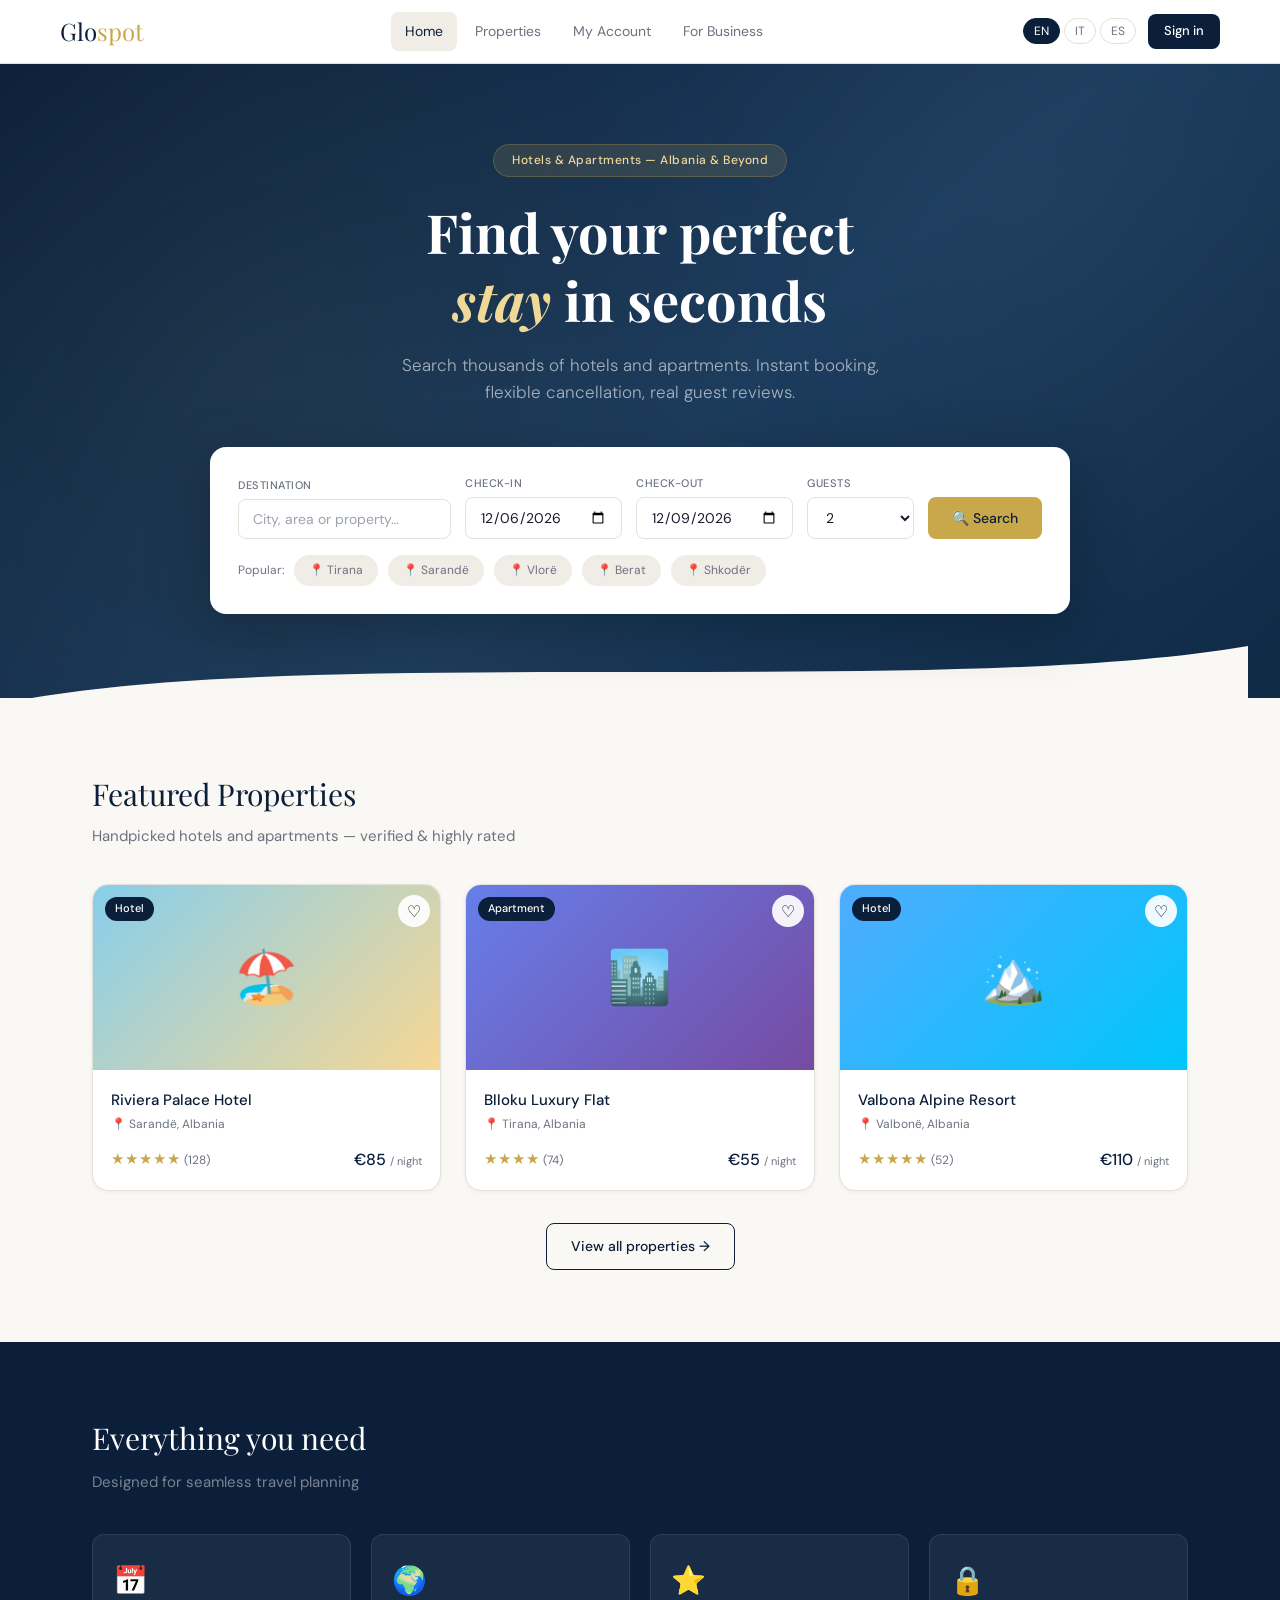
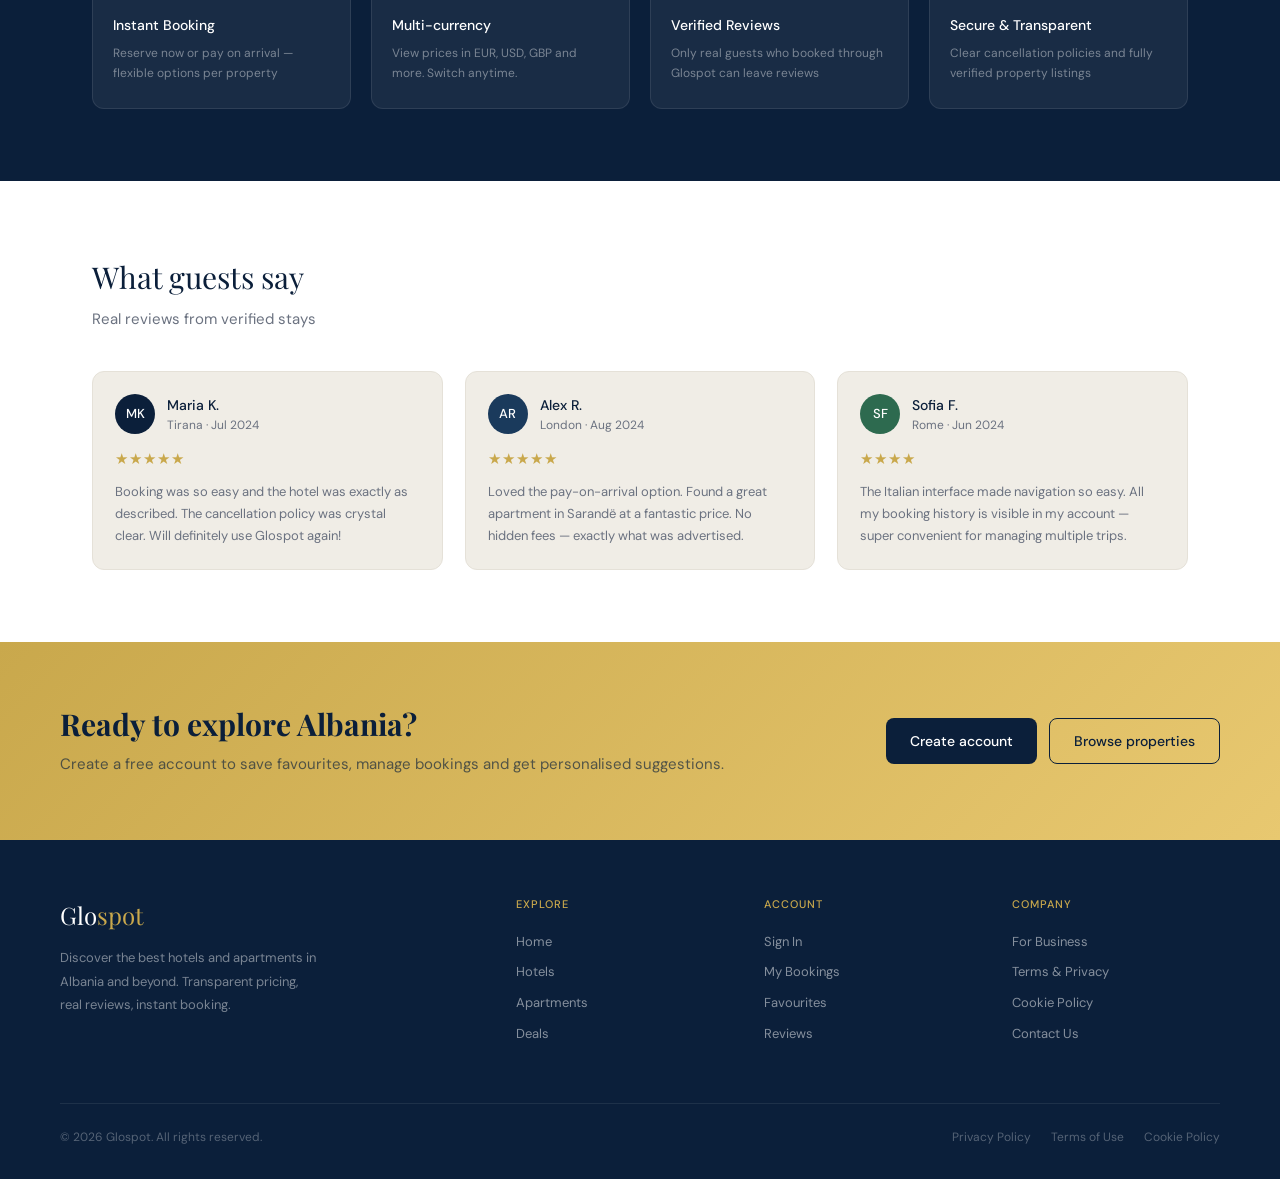
<file: index.html>
<!DOCTYPE html>
<html lang="en">
<head>
  <meta charset="UTF-8" />
  <meta name="viewport" content="width=device-width, initial-scale=1.0" />
  <title>Glospot — Find Your Perfect Stay</title>
  <link rel="stylesheet" href="style.css" />
  <link rel="preconnect" href="https://fonts.googleapis.com" />
  <link rel="preconnect" href="https://fonts.gstatic.com" crossorigin />
  <link rel="stylesheet" href="https://fonts.googleapis.com/css2?family=Playfair+Display:ital,wght@0,400;0,600;1,400&family=DM+Sans:wght@300;400;500&display=swap" />
</head>
<body data-page="Home">

  <div id="nav-placeholder"></div>

  <!-- ── Hero ── -->
  <section class="hero">
    <div class="hero-inner">
      <div class="hero-tag">Hotels &amp; Apartments — Albania &amp; Beyond</div>
      <h1>Find your perfect<br><em>stay</em> in seconds</h1>
      <p class="hero-sub">Search thousands of hotels and apartments. Instant booking, flexible cancellation, real guest reviews.</p>

      <div class="search-card">
        <div class="search-grid">
          <div class="form-group">
            <label>Destination</label>
            <input class="form-control" type="text" id="dest" placeholder="City, area or property…" autocomplete="off" />
          </div>
          <div class="form-group">
            <label>Check-in</label>
            <input class="form-control" type="date" id="checkin" />
          </div>
          <div class="form-group">
            <label>Check-out</label>
            <input class="form-control" type="date" id="checkout" />
          </div>
          <div class="form-group">
            <label>Guests</label>
            <select class="form-control" id="guests">
              <option>1</option><option selected>2</option><option>3</option><option>4+</option>
            </select>
          </div>
          <button class="btn btn-gold" onclick="doSearch()" style="align-self:end;height:42px;">🔍 Search</button>
        </div>
        <div class="sug-row">
          <span class="sug-label">Popular:</span>
          <span class="sug-chip" onclick="setSug('Tirana')">📍 Tirana</span>
          <span class="sug-chip" onclick="setSug('Sarandë')">📍 Sarandë</span>
          <span class="sug-chip" onclick="setSug('Vlorë')">📍 Vlorë</span>
          <span class="sug-chip" onclick="setSug('Berat')">📍 Berat</span>
          <span class="sug-chip" onclick="setSug('Shkodër')">📍 Shkodër</span>
        </div>
      </div>

      <svg class="hero-wave" viewBox="0 0 1200 52" preserveAspectRatio="none" xmlns="http://www.w3.org/2000/svg">
        <path d="M0,52 C300,0 900,52 1200,0 L1200,52 Z" fill="#FAF8F4"/>
      </svg>
    </div>
  </section>

  <!-- ── Featured Properties ── -->
  <section class="section">
    <div class="container">
      <div class="sec-title">Featured Properties</div>
      <div class="sec-sub">Handpicked hotels and apartments — verified &amp; highly rated</div>
      <div class="props-grid">

        <div class="prop-card" onclick="navigate('properties.html')">
          <div class="prop-thumb thumb-beach">
            <span class="prop-type badge badge-navy">Hotel</span>
            <button class="fav-btn" data-fav="p1" onclick="event.stopPropagation();toggleFavourite('p1','Riviera Palace Hotel')">♡</button>
            🏖️
          </div>
          <div class="prop-body">
            <div class="prop-name">Riviera Palace Hotel</div>
            <div class="prop-loc">📍 Sarandë, Albania</div>
            <div class="prop-foot">
              <div><span class="stars">★★★★★</span><span class="rating-count">(128)</span></div>
              <div class="prop-price"><span data-price="85">€85</span> <small>/ night</small></div>
            </div>
          </div>
        </div>

        <div class="prop-card" onclick="navigate('properties.html')">
          <div class="prop-thumb thumb-city">
            <span class="prop-type badge badge-navy">Apartment</span>
            <button class="fav-btn" data-fav="p2" onclick="event.stopPropagation();toggleFavourite('p2','Blloku Luxury Flat')">♡</button>
            🏙️
          </div>
          <div class="prop-body">
            <div class="prop-name">Blloku Luxury Flat</div>
            <div class="prop-loc">📍 Tirana, Albania</div>
            <div class="prop-foot">
              <div><span class="stars">★★★★</span><span class="rating-count">(74)</span></div>
              <div class="prop-price"><span data-price="55">€55</span> <small>/ night</small></div>
            </div>
          </div>
        </div>

        <div class="prop-card" onclick="navigate('properties.html')">
          <div class="prop-thumb thumb-mountain">
            <span class="prop-type badge badge-navy">Hotel</span>
            <button class="fav-btn" data-fav="p3" onclick="event.stopPropagation();toggleFavourite('p3','Valbona Alpine Resort')">♡</button>
            🏔️
          </div>
          <div class="prop-body">
            <div class="prop-name">Valbona Alpine Resort</div>
            <div class="prop-loc">📍 Valbonë, Albania</div>
            <div class="prop-foot">
              <div><span class="stars">★★★★★</span><span class="rating-count">(52)</span></div>
              <div class="prop-price"><span data-price="110">€110</span> <small>/ night</small></div>
            </div>
          </div>
        </div>

      </div>
      <div style="text-align:center;margin-top:32px;">
        <a href="properties.html" class="btn btn-outline">View all properties →</a>
      </div>
    </div>
  </section>

  <!-- ── Features ── -->
  <section class="features-strip">
    <div class="container">
      <div class="strip-title">Everything you need</div>
      <div class="strip-sub">Designed for seamless travel planning</div>
      <div class="feat-grid">
        <div class="feat-box"><div class="feat-icon">📅</div><h3>Instant Booking</h3><p>Reserve now or pay on arrival — flexible options per property</p></div>
        <div class="feat-box"><div class="feat-icon">🌍</div><h3>Multi-currency</h3><p>View prices in EUR, USD, GBP and more. Switch anytime.</p></div>
        <div class="feat-box"><div class="feat-icon">⭐</div><h3>Verified Reviews</h3><p>Only real guests who booked through Glospot can leave reviews</p></div>
        <div class="feat-box"><div class="feat-icon">🔒</div><h3>Secure &amp; Transparent</h3><p>Clear cancellation policies and fully verified property listings</p></div>
      </div>
    </div>
  </section>

  <!-- ── Reviews ── -->
  <section class="section" style="background:var(--white);">
    <div class="container">
      <div class="sec-title">What guests say</div>
      <div class="sec-sub">Real reviews from verified stays</div>
      <div class="rev-grid">
        <div class="rev-card">
          <div class="rev-head">
            <div class="rev-avatar" style="background:var(--navy)">MK</div>
            <div><div class="rev-name">Maria K.</div><div class="rev-meta">Tirana · Jul 2024</div></div>
          </div>
          <span class="stars">★★★★★</span>
          <p class="rev-text">Booking was so easy and the hotel was exactly as described. The cancellation policy was crystal clear. Will definitely use Glospot again!</p>
        </div>
        <div class="rev-card">
          <div class="rev-head">
            <div class="rev-avatar" style="background:#1a3a5c">AR</div>
            <div><div class="rev-name">Alex R.</div><div class="rev-meta">London · Aug 2024</div></div>
          </div>
          <span class="stars">★★★★★</span>
          <p class="rev-text">Loved the pay-on-arrival option. Found a great apartment in Sarandë at a fantastic price. No hidden fees — exactly what was advertised.</p>
        </div>
        <div class="rev-card">
          <div class="rev-head">
            <div class="rev-avatar" style="background:#2d6a4f">SF</div>
            <div><div class="rev-name">Sofia F.</div><div class="rev-meta">Rome · Jun 2024</div></div>
          </div>
          <span class="stars">★★★★</span>
          <p class="rev-text">The Italian interface made navigation so easy. All my booking history is visible in my account — super convenient for managing multiple trips.</p>
        </div>
      </div>
    </div>
  </section>

  <!-- ── CTA ── -->
  <div class="cta-banner">
    <div class="cta-inner">
      <div>
        <h2>Ready to explore Albania?</h2>
        <p>Create a free account to save favourites, manage bookings and get personalised suggestions.</p>
      </div>
      <div class="cta-buttons">
        <a href="account.html" class="btn btn-navy">Create account</a>
        <a href="properties.html" class="btn btn-outline">Browse properties</a>
      </div>
    </div>
  </div>

  <div id="footer-placeholder"></div>

  <script src="main.js"></script>
  <script>
    /* Default check-in / check-out dates */
    (function() {
      var today    = new Date();
      var checkin  = new Date(); checkin.setDate(today.getDate() + 1);
      var checkout = new Date(); checkout.setDate(today.getDate() + 4);
      var fmt = function(d) { return d.toISOString().split('T')[0]; };
      var ci = document.getElementById('checkin');
      var co = document.getElementById('checkout');
      if (ci) { ci.value = fmt(checkin); ci.min = fmt(today); }
      if (co) { co.value = fmt(checkout); co.min = fmt(checkin); }
      if (ci) ci.addEventListener('change', function() {
        if (co && co.value <= ci.value) {
          var next = new Date(ci.value); next.setDate(next.getDate() + 1);
          co.value = next.toISOString().split('T')[0];
        }
        if (co) co.min = ci.value;
      });
    })();

    function setSug(city) {
      var el = document.getElementById('dest');
      if (el) el.value = city;
      el.focus();
    }

    function doSearch() {
      var dest     = (document.getElementById('dest').value || '').trim();
      var checkin  = document.getElementById('checkin').value || '';
      var checkout = document.getElementById('checkout').value || '';
      var guests   = document.getElementById('guests').value || '2';
      if (!dest) { showToast('Please enter a destination', 'error'); return; }
      var params = new URLSearchParams({ q: dest, checkin: checkin, checkout: checkout, guests: guests });
      window.location.href = 'properties.html?' + params.toString();
    }

    function navigate(url) { window.location.href = url; }

    document.addEventListener('DOMContentLoaded', function() {
      var destEl = document.getElementById('dest');
      if (destEl) destEl.addEventListener('keydown', function(e) { if (e.key === 'Enter') doSearch(); });
    });
  </script>
</body>
</html>
</file>
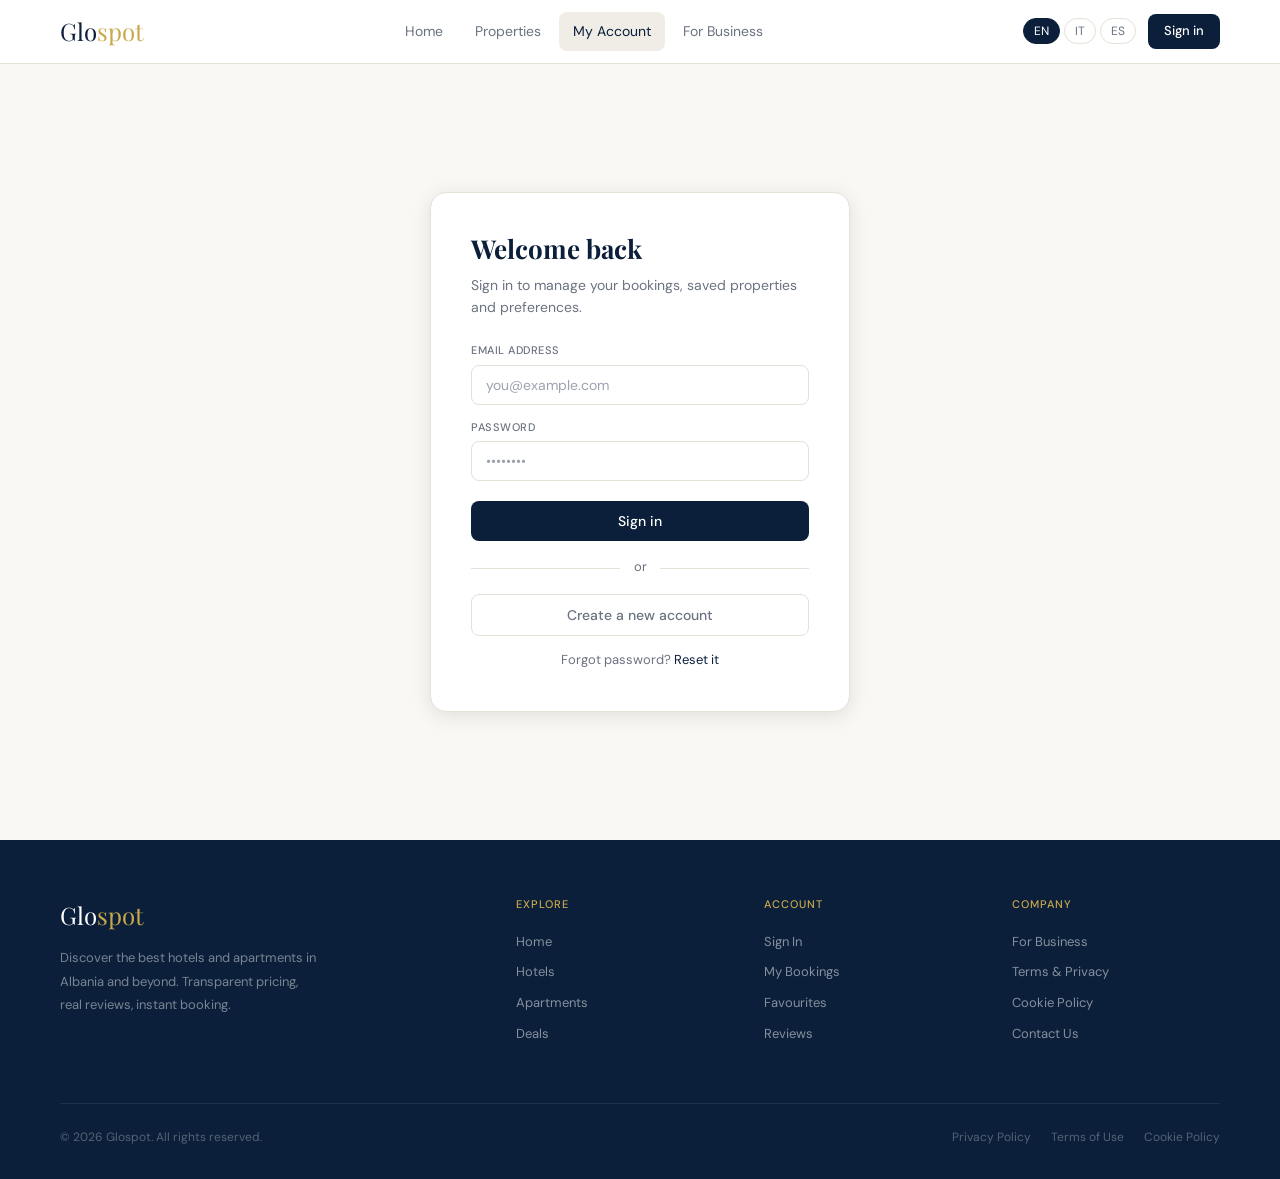
<file: account.html>
<!DOCTYPE html>
<html lang="en">
<head>
  <meta charset="UTF-8" />
  <meta name="viewport" content="width=device-width, initial-scale=1.0" />
  <title>Glospot — My Account</title>
  <link rel="stylesheet" href="style.css" />
  <link rel="preconnect" href="https://fonts.googleapis.com" />
  <link rel="preconnect" href="https://fonts.gstatic.com" crossorigin />
  <link rel="stylesheet" href="https://fonts.googleapis.com/css2?family=Playfair+Display:ital,wght@0,400;0,600;1,400&family=DM+Sans:wght@300;400;500&display=swap" />
</head>
<body data-page="My Account">

  <div id="nav-placeholder"></div>

  <!-- ── LOGIN / REGISTER VIEW ── -->
  <div id="loginView" style="padding:64px 32px;">
    <div class="login-box">
      <h2>Welcome back</h2>
      <p>Sign in to manage your bookings, saved properties and preferences.</p>

      <div id="loginForm">
        <div class="form-group" style="margin-bottom:14px;">
          <label>Email address</label>
          <input class="form-control" type="email" id="loginEmail" placeholder="you@example.com" />
        </div>
        <div class="form-group" style="margin-bottom:20px;">
          <label>Password</label>
          <input class="form-control" type="password" id="loginPass" placeholder="••••••••" />
        </div>
        <button class="btn btn-navy" style="width:100%;justify-content:center;" onclick="doLogin()">Sign in</button>
        <div class="or-divider">or</div>
        <button class="btn btn-ghost" style="width:100%;justify-content:center;" onclick="showRegister()">Create a new account</button>
        <p style="text-align:center;font-size:13px;color:var(--muted);margin-top:14px;">Forgot password? <a href="#" style="color:var(--navy);" onclick="event.preventDefault();showToast('Password reset link sent to your email')">Reset it</a></p>
      </div>

      <div id="registerForm" style="display:none;">
        <div style="display:grid;grid-template-columns:1fr 1fr;gap:12px;margin-bottom:14px;">
          <div class="form-group"><label>First name</label><input class="form-control" type="text" id="regFirst" placeholder="Alex" /></div>
          <div class="form-group"><label>Last name</label><input class="form-control" type="text" id="regLast" placeholder="Smith" /></div>
        </div>
        <div class="form-group" style="margin-bottom:14px;"><label>Email address</label><input class="form-control" type="email" id="regEmail" placeholder="you@example.com" /></div>
        <div class="form-group" style="margin-bottom:14px;"><label>Phone number</label><input class="form-control" type="tel" id="regPhone" placeholder="+355 69 000 0000" /></div>
        <div class="form-group" style="margin-bottom:14px;"><label>Country</label>
          <select class="form-control" id="regCountry"><option>Albania</option><option>Italy</option><option>Spain</option><option>UK</option><option>USA</option><option>Other</option></select>
        </div>
        <div class="form-group" style="margin-bottom:20px;"><label>Password</label><input class="form-control" type="password" id="regPass" placeholder="••••••••" /></div>
        <button class="btn btn-navy" style="width:100%;justify-content:center;" onclick="doRegister()">Create account</button>
        <div class="or-divider">or</div>
        <button class="btn btn-ghost" style="width:100%;justify-content:center;" onclick="showLogin()">Already have an account? Sign in</button>
      </div>
    </div>
  </div>

  <!-- ── ACCOUNT VIEW ── -->
  <div id="accountView" style="display:none;">
    <div class="account-layout">

      <!-- Sidebar -->
      <aside class="sidebar">
        <div class="user-info">
          <div class="avatar" id="sidebarAvatar">AR</div>
          <div class="user-name"  id="sidebarName">Alex Rossi</div>
          <div class="user-email" id="sidebarEmail">alex@example.com</div>
        </div>
        <nav class="sidebar-nav">
          <a class="active" onclick="showPanel('bookings',this)"><span>📅</span> My Bookings</a>
          <a onclick="showPanel('reviews',this)"><span>⭐</span> My Reviews</a>
          <a onclick="showPanel('favourites',this)"><span>♥</span> Saved Properties</a>
          <a onclick="showPanel('notifications',this)"><span>🔔</span> Notifications</a>
          <a onclick="showPanel('details',this)"><span>👤</span> Personal Details</a>
          <a onclick="showPanel('settings',this)"><span>⚙️</span> Preferences</a>
          <a class="danger" onclick="doLogout()" style="margin-top:12px;"><span>🚪</span> Sign out</a>
        </nav>
      </aside>

      <!-- Panels -->
      <main>

        <!-- ── Bookings ── -->
        <div class="panel active" id="panel-bookings">
          <div class="panel-title">My Bookings</div>
          <div class="panel-sub">All your upcoming and past reservations</div>

          <div class="booking-card">
            <div>
              <div class="booking-prop">Riviera Palace Hotel</div>
              <div class="booking-dates">📅 Jun 12 – Jun 16, 2025 &nbsp;·&nbsp; 2 guests &nbsp;·&nbsp; 4 nights</div>
              <span class="badge badge-green">Confirmed</span>
              <div class="booking-actions">
                <button class="btn btn-ghost btn-sm" onclick="showToast('Booking details: Confirmation #GS-2847 · Riviera Palace Hotel · Jun 12–16')">View details</button>
                <button class="btn btn-ghost btn-sm" style="color:var(--danger);" onclick="cancelBooking(this)">Cancel</button>
              </div>
            </div>
            <div style="text-align:right;">
              <div class="booking-price">€340</div>
              <div style="font-size:12px;color:var(--muted);">4 nights</div>
              <div style="font-size:12px;color:var(--muted);margin-top:4px;">💳 Paid online</div>
            </div>
          </div>

          <div class="booking-card">
            <div>
              <div class="booking-prop">Blloku Luxury Flat</div>
              <div class="booking-dates">📅 Mar 3 – Mar 5, 2025 &nbsp;·&nbsp; 1 guest &nbsp;·&nbsp; 2 nights</div>
              <span class="badge badge-navy">Completed</span>
              <div class="booking-actions">
                <button class="btn btn-ghost btn-sm" onclick="showToast('Booking details: Confirmation #GS-1934 · Blloku Luxury Flat · Mar 3–5')">View details</button>
                <button class="btn btn-gold btn-sm" onclick="goToReviews()">Leave review</button>
              </div>
            </div>
            <div style="text-align:right;">
              <div class="booking-price">€110</div>
              <div style="font-size:12px;color:var(--muted);">2 nights</div>
              <div style="font-size:12px;color:var(--muted);margin-top:4px;">🏨 Paid at hotel</div>
            </div>
          </div>

          <div class="booking-card">
            <div>
              <div class="booking-prop">Old Bazaar Suite</div>
              <div class="booking-dates">📅 Jan 20 – Jan 23, 2025 &nbsp;·&nbsp; 2 guests &nbsp;·&nbsp; 3 nights</div>
              <span class="badge badge-red">Cancelled</span>
              <div class="booking-actions">
                <button class="btn btn-ghost btn-sm" onclick="showToast('Receipt: Booking #GS-1122 was cancelled. Refund of €195 processed.')">View receipt</button>
              </div>
            </div>
            <div style="text-align:right;">
              <div class="booking-price" style="text-decoration:line-through;opacity:0.5;">€195</div>
              <div style="font-size:12px;color:var(--muted);">Refunded</div>
            </div>
          </div>
        </div>

        <!-- ── Reviews ── -->
        <div class="panel" id="panel-reviews">
          <div class="panel-title">My Reviews</div>
          <div class="panel-sub">Leave or view reviews from your completed stays</div>
          <div class="review-form">
            <div style="font-weight:500;font-size:15px;color:var(--navy);margin-bottom:4px;">Leave a review for Blloku Luxury Flat</div>
            <div style="font-size:13px;color:var(--muted);margin-bottom:14px;">How was your stay? Your review helps other travellers.</div>
            <div class="star-selector" id="starRow">
              <span onclick="setStars(1)" title="Poor">★</span>
              <span onclick="setStars(2)" title="Fair">★</span>
              <span onclick="setStars(3)" title="Good">★</span>
              <span onclick="setStars(4)" title="Very good">★</span>
              <span onclick="setStars(5)" title="Excellent">★</span>
            </div>
            <div class="form-group" style="margin-bottom:14px;">
              <label>Your comments</label>
              <textarea class="form-control" id="reviewText" rows="4" placeholder="Tell us about your experience — room quality, service, location…"></textarea>
            </div>
            <button class="btn btn-navy" onclick="submitReview()">Submit review</button>
          </div>
          <div id="submittedReviews"></div>
          <!-- Past review example -->
          <div style="background:var(--cream-dark);border-radius:var(--radius-md);border:1px solid var(--border);padding:20px;margin-top:12px;">
            <div style="display:flex;justify-content:space-between;margin-bottom:6px;">
              <strong style="color:var(--navy);">Riviera Palace Hotel</strong>
              <span style="font-size:12px;color:var(--muted);">Jul 2024</span>
            </div>
            <span class="stars">★★★★★</span>
            <p style="font-size:13px;margin-top:8px;">Absolutely stunning hotel. Pool views are breathtaking and the staff were incredibly helpful. Will definitely return!</p>
          </div>
        </div>

        <!-- ── Favourites ── -->
        <div class="panel" id="panel-favourites">
          <div class="panel-title">Saved Properties</div>
          <div class="panel-sub">Properties you've saved as favourites</div>
          <div id="favList" style="display:grid;grid-template-columns:1fr 1fr;gap:16px;"></div>
          <div id="noFavs" style="display:none;color:var(--muted);font-size:15px;padding:32px 0;">No saved properties yet. Browse and tap ♡ to save.</div>
        </div>

        <!-- ── Notifications ── -->
        <div class="panel" id="panel-notifications">
          <div class="panel-title">Notifications</div>
          <div class="panel-sub">Booking confirmations, updates and reminders</div>

          <div class="notif-card unread">
            <span style="font-size:20px;flex-shrink:0;">✅</span>
            <div>
              <div style="font-weight:500;font-size:14px;color:var(--navy);">Booking confirmed — Riviera Palace Hotel</div>
              <div style="font-size:13px;color:var(--muted);margin-top:3px;">Jun 12–16 · Confirmation #GS-2847</div>
              <div style="font-size:12px;color:var(--muted);margin-top:6px;">2 days ago</div>
            </div>
          </div>

          <div class="notif-card unread">
            <span style="font-size:20px;flex-shrink:0;">⭐</span>
            <div>
              <div style="font-weight:500;font-size:14px;color:var(--navy);">How was your stay at Blloku Luxury Flat?</div>
              <div style="font-size:13px;color:var(--muted);margin-top:3px;">Share your experience — it helps other travellers.</div>
              <div style="font-size:12px;color:var(--muted);margin-top:6px;">1 week ago</div>
            </div>
          </div>

          <div class="notif-card">
            <span style="font-size:20px;flex-shrink:0;">❌</span>
            <div>
              <div style="font-weight:500;font-size:14px;color:var(--navy);">Booking cancelled — Old Bazaar Suite</div>
              <div style="font-size:13px;color:var(--muted);margin-top:3px;">Refund of €195 processed within 5 working days.</div>
              <div style="font-size:12px;color:var(--muted);margin-top:6px;">3 weeks ago</div>
            </div>
          </div>
        </div>

        <!-- ── Personal Details ── -->
        <div class="panel" id="panel-details">
          <div class="panel-title">Personal Details</div>
          <div class="panel-sub">Update your profile information</div>
          <div style="background:var(--white);border-radius:var(--radius-md);border:1px solid var(--border);padding:24px;max-width:560px;">
            <div style="display:grid;grid-template-columns:1fr 1fr;gap:16px;margin-bottom:16px;">
              <div class="form-group"><label>First name</label><input class="form-control" id="detailFirst" value="Alex" /></div>
              <div class="form-group"><label>Last name</label><input class="form-control" id="detailLast" value="Rossi" /></div>
            </div>
            <div class="form-group" style="margin-bottom:14px;">
              <label>Email address</label>
              <input class="form-control" type="email" id="detailEmail" value="alex@example.com" />
              <div style="font-size:12px;color:var(--muted);margin-top:4px;">A verification link will be sent to confirm changes.</div>
            </div>
            <div class="form-group" style="margin-bottom:14px;">
              <label>Phone number</label>
              <input class="form-control" type="tel" id="detailPhone" value="+355 69 123 4567" />
            </div>
            <div class="form-group" style="margin-bottom:20px;">
              <label>Country</label>
              <select class="form-control" id="detailCountry"><option selected>Albania</option><option>Italy</option><option>Spain</option><option>UK</option><option>USA</option><option>Other</option></select>
            </div>
            <button class="btn btn-navy" onclick="saveDetails()">Save changes</button>
          </div>
        </div>

        <!-- ── Preferences ── -->
        <div class="panel" id="panel-settings">
          <div class="panel-title">Preferences</div>
          <div class="panel-sub">Customise your Glospot experience</div>
          <div class="settings-grid">
            <div class="setting-card">
              <h3>Currency &amp; Units</h3>
              <div class="form-group" style="margin-bottom:14px;"><label>Default currency</label>
                <select class="form-control" onchange="setCurrency(this.value)">
                  <option value="EUR">EUR (€) — Euro</option>
                  <option value="USD">USD ($) — US Dollar</option>
                  <option value="GBP">GBP (£) — British Pound</option>
                  <option value="ALL">ALL (L) — Albanian Lek</option>
                </select>
              </div>
              <div class="form-group"><label>Distance units</label>
                <select class="form-control"><option>Metric (km, m²)</option><option>Imperial (miles, ft²)</option></select>
              </div>
            </div>
            <div class="setting-card">
              <h3>Email Notifications</h3>
              <div class="notif-row"><span>Booking confirmations</span><label class="toggle"><input type="checkbox" checked><span class="toggle-slider"></span></label></div>
              <div class="notif-row"><span>Cancellation alerts</span><label class="toggle"><input type="checkbox" checked><span class="toggle-slider"></span></label></div>
              <div class="notif-row"><span>Review reminders</span><label class="toggle"><input type="checkbox" checked><span class="toggle-slider"></span></label></div>
              <div class="notif-row"><span>Promotional offers</span><label class="toggle"><input type="checkbox"><span class="toggle-slider"></span></label></div>
            </div>
            <div class="setting-card">
              <h3>Language</h3>
              <div class="form-group"><label>Display language</label>
                <select class="form-control"><option>English</option><option>Italian</option><option>Spanish</option></select>
              </div>
            </div>
            <div class="setting-card">
              <h3>Change Password</h3>
              <div class="form-group" style="margin-bottom:14px;"><label>Current password</label><input class="form-control" type="password" placeholder="••••••••" /></div>
              <div class="form-group" style="margin-bottom:14px;"><label>New password</label><input class="form-control" type="password" placeholder="••••••••" /></div>
              <div class="form-group" style="margin-bottom:16px;"><label>Confirm new password</label><input class="form-control" type="password" placeholder="••••••••" /></div>
              <button class="btn btn-ghost btn-sm" onclick="showToast('Verification code sent to your email')">Update password</button>
            </div>
          </div>
        </div>

      </main>
    </div>
  </div>

  <div id="footer-placeholder"></div>

  <script src="main.js"></script>
  <script>
    var currentUser = { name:'Alex Rossi', email:'alex@example.com', initials:'AR' };

    /* ── Auth ── */
    function doLogin() {
      var email = document.getElementById('loginEmail').value.trim();
      var pass  = document.getElementById('loginPass').value;
      if (!email || !pass) { showToast('Please enter your email and password', 'error'); return; }
      if (!email.includes('@')) { showToast('Please enter a valid email', 'error'); return; }
      showAccountView();
    }

    function doRegister() {
      var first = document.getElementById('regFirst').value.trim();
      var last  = document.getElementById('regLast').value.trim();
      var email = document.getElementById('regEmail').value.trim();
      var pass  = document.getElementById('regPass').value;
      if (!first || !last || !email || !pass) { showToast('Please fill in all fields', 'error'); return; }
      if (!email.includes('@')) { showToast('Please enter a valid email', 'error'); return; }
      if (pass.length < 6) { showToast('Password must be at least 6 characters', 'error'); return; }
      currentUser = { name: first + ' ' + last, email: email, initials: (first[0] + last[0]).toUpperCase() };
      showAccountView();
    }

    function showAccountView() {
      document.getElementById('loginView').style.display   = 'none';
      document.getElementById('accountView').style.display = 'block';
      document.getElementById('sidebarAvatar').textContent = currentUser.initials;
      document.getElementById('sidebarName').textContent   = currentUser.name;
      document.getElementById('sidebarEmail').textContent  = currentUser.email;
      showToast('Welcome back, ' + currentUser.name.split(' ')[0] + '!', 'success');
      renderFavs();
    }

    function doLogout() {
      if (!confirm('Are you sure you want to sign out?')) return;
      document.getElementById('accountView').style.display = 'none';
      document.getElementById('loginView').style.display   = '';
      document.getElementById('loginEmail').value = '';
      document.getElementById('loginPass').value  = '';
      showToast('Signed out. See you soon!');
    }

    function showRegister() { document.getElementById('loginForm').style.display='none'; document.getElementById('registerForm').style.display=''; }
    function showLogin()    { document.getElementById('registerForm').style.display='none'; document.getElementById('loginForm').style.display=''; }

    /* ── Panel switching ── */
    function showPanel(name, el) {
      document.querySelectorAll('.panel').forEach(function(p){ p.classList.remove('active'); });
      document.querySelectorAll('.sidebar-nav a').forEach(function(a){ a.classList.remove('active'); });
      var panel = document.getElementById('panel-' + name);
      if (panel) panel.classList.add('active');
      if (el) el.classList.add('active');
      if (name === 'favourites') renderFavs();
    }

    function goToReviews() {
      var links = document.querySelectorAll('.sidebar-nav a');
      var link = null;
      links.forEach(function(a) { if (a.textContent.includes('Reviews')) link = a; });
      showPanel('reviews', link);
    }

    /* ── Favourites ── */
    var ALL_PROPS = [
      { id:'p1', name:'Riviera Palace Hotel',   loc:'Sarandë',  emoji:'🏖️' },
      { id:'p2', name:'Blloku Luxury Flat',     loc:'Tirana',   emoji:'🏙️' },
      { id:'p3', name:'Valbona Alpine Resort',  loc:'Valbonë',  emoji:'🏔️' },
      { id:'p4', name:'Ksamil Seaview Villa',   loc:'Ksamil',   emoji:'🌊' },
      { id:'p5', name:'Berat Stone Guesthouse', loc:'Berat',    emoji:'🏛️' },
      { id:'p6', name:'Shkodër Lake Retreat',   loc:'Shkodër',  emoji:'🌅' },
      { id:'p7', name:'Old Bazaar Suite',       loc:'Berat',    emoji:'🏰' },
      { id:'p8', name:'Vlorë Bay View Rooms',   loc:'Vlorë',    emoji:'⛵' },
    ];

    function renderFavs() {
      var favs  = getFavourites();
      var saved = ALL_PROPS.filter(function(p){ return favs.indexOf(p.id) !== -1; });
      var listEl  = document.getElementById('favList');
      var emptyEl = document.getElementById('noFavs');
      if (!listEl) return;
      if (!saved.length) {
        listEl.innerHTML = '';
        emptyEl.style.display = '';
        return;
      }
      emptyEl.style.display = 'none';
      listEl.innerHTML = saved.map(function(p) {
        return '<div class="fav-item">' +
          '<span style="font-size:32px;">' + p.emoji + '</span>' +
          '<div style="flex:1;">' +
            '<div style="font-weight:500;font-size:14px;color:var(--navy);">' + p.name + '</div>' +
            '<div style="font-size:13px;color:var(--muted);">📍 ' + p.loc + '</div>' +
          '</div>' +
          '<button class="fav-btn" data-fav="' + p.id + '" style="position:static;color:var(--gold);">♥</button>' +
        '</div>';
      }).join('');
      listEl.querySelectorAll('.fav-btn').forEach(function(btn) {
        btn.addEventListener('click', function() {
          var id   = btn.getAttribute('data-fav');
          var prop = ALL_PROPS.find(function(p){ return p.id === id; });
          toggleFavourite(id, prop ? prop.name : '');
          setTimeout(renderFavs, 200);
        });
      });
    }

    /* ── Cancel booking ── */
    function cancelBooking(btn) {
      if (!confirm('Are you sure you want to cancel this booking?')) return;
      var card  = btn.closest('.booking-card');
      var badge = card.querySelector('.badge');
      if (badge) { badge.className = 'badge badge-red'; badge.textContent = 'Cancelled'; }
      btn.style.display = 'none';
      showToast('Booking cancelled. Refund processed within 5 days.', 'error');
    }

    /* ── Star rating ── */
    var selectedStars = 0;
    function setStars(n) {
      selectedStars = n;
      document.querySelectorAll('#starRow span').forEach(function(s, i) {
        s.classList.toggle('lit', i < n);
      });
    }

    /* ── Submit review ── */
    function submitReview() {
      if (!selectedStars) { showToast('Please select a star rating', 'error'); return; }
      var text = (document.getElementById('reviewText').value || '').trim();
      if (text.length < 10) { showToast('Please write a comment (at least 10 characters)', 'error'); return; }
      var container = document.getElementById('submittedReviews');
      var card = document.createElement('div');
      card.style.cssText = 'background:var(--cream-dark);border-radius:var(--radius-md);border:1px solid var(--border);padding:20px;margin-bottom:12px;';
      card.innerHTML =
        '<div style="display:flex;justify-content:space-between;align-items:center;margin-bottom:8px;">' +
          '<strong style="color:var(--navy);">Blloku Luxury Flat</strong>' +
          '<span class="badge badge-gold">Pending moderation</span>' +
        '</div>' +
        '<span class="stars">' + '★'.repeat(selectedStars) + '☆'.repeat(5-selectedStars) + '</span>' +
        '<p style="font-size:13px;margin-top:8px;color:var(--muted);">' + text + '</p>';
      container.prepend(card);
      document.getElementById('reviewText').value = '';
      setStars(0);
      showToast('Review submitted — thank you!', 'success');
    }

    /* ── Save personal details ── */
    function saveDetails() {
      var first = document.getElementById('detailFirst').value.trim();
      var last  = document.getElementById('detailLast').value.trim();
      var email = document.getElementById('detailEmail').value.trim();
      if (!first || !last || !email) { showToast('Please fill in all required fields', 'error'); return; }
      if (!email.includes('@')) { showToast('Please enter a valid email', 'error'); return; }
      currentUser.name     = first + ' ' + last;
      currentUser.email    = email;
      currentUser.initials = (first[0] + last[0]).toUpperCase();
      var av = document.getElementById('sidebarAvatar');
      var nm = document.getElementById('sidebarName');
      var em = document.getElementById('sidebarEmail');
      if (av) av.textContent = currentUser.initials;
      if (nm) nm.textContent = currentUser.name;
      if (em) em.textContent = currentUser.email;
      showToast('Profile updated successfully!', 'success');
    }
  </script>
</body>
</html>
</file>
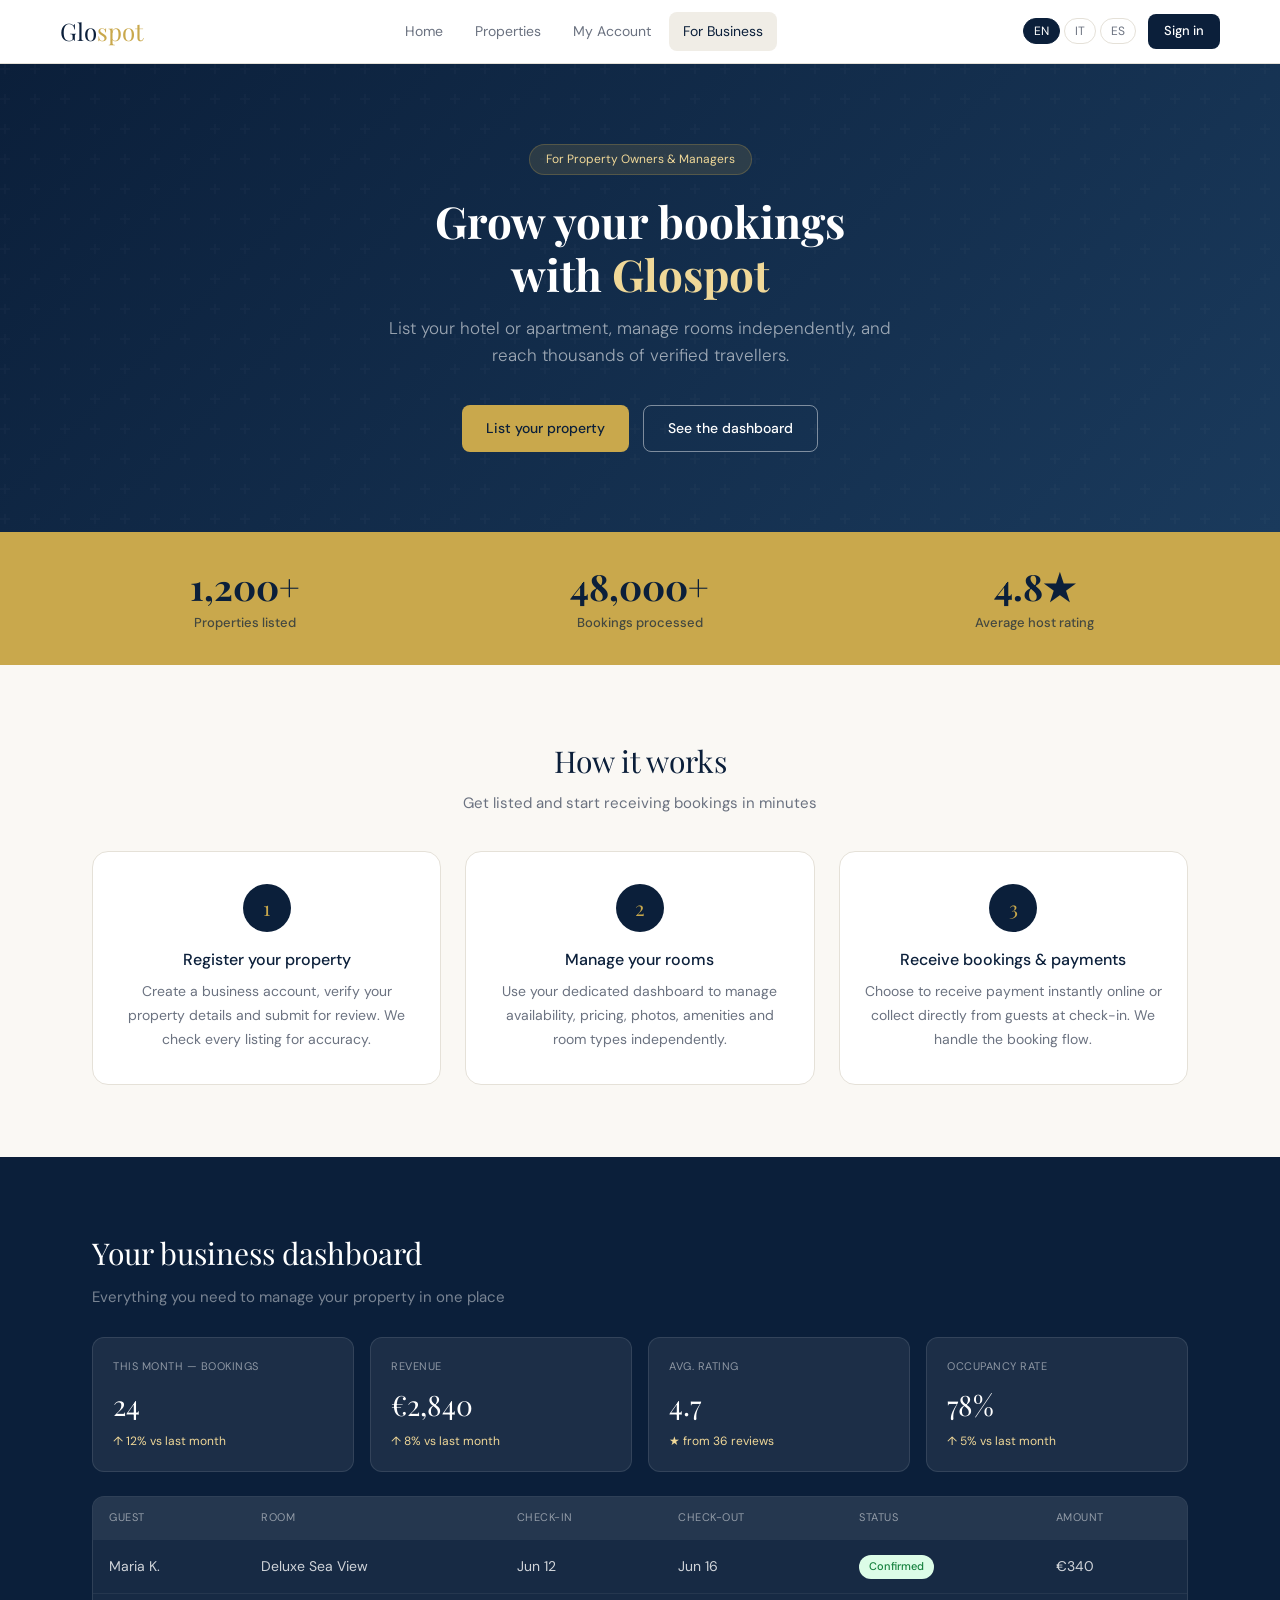
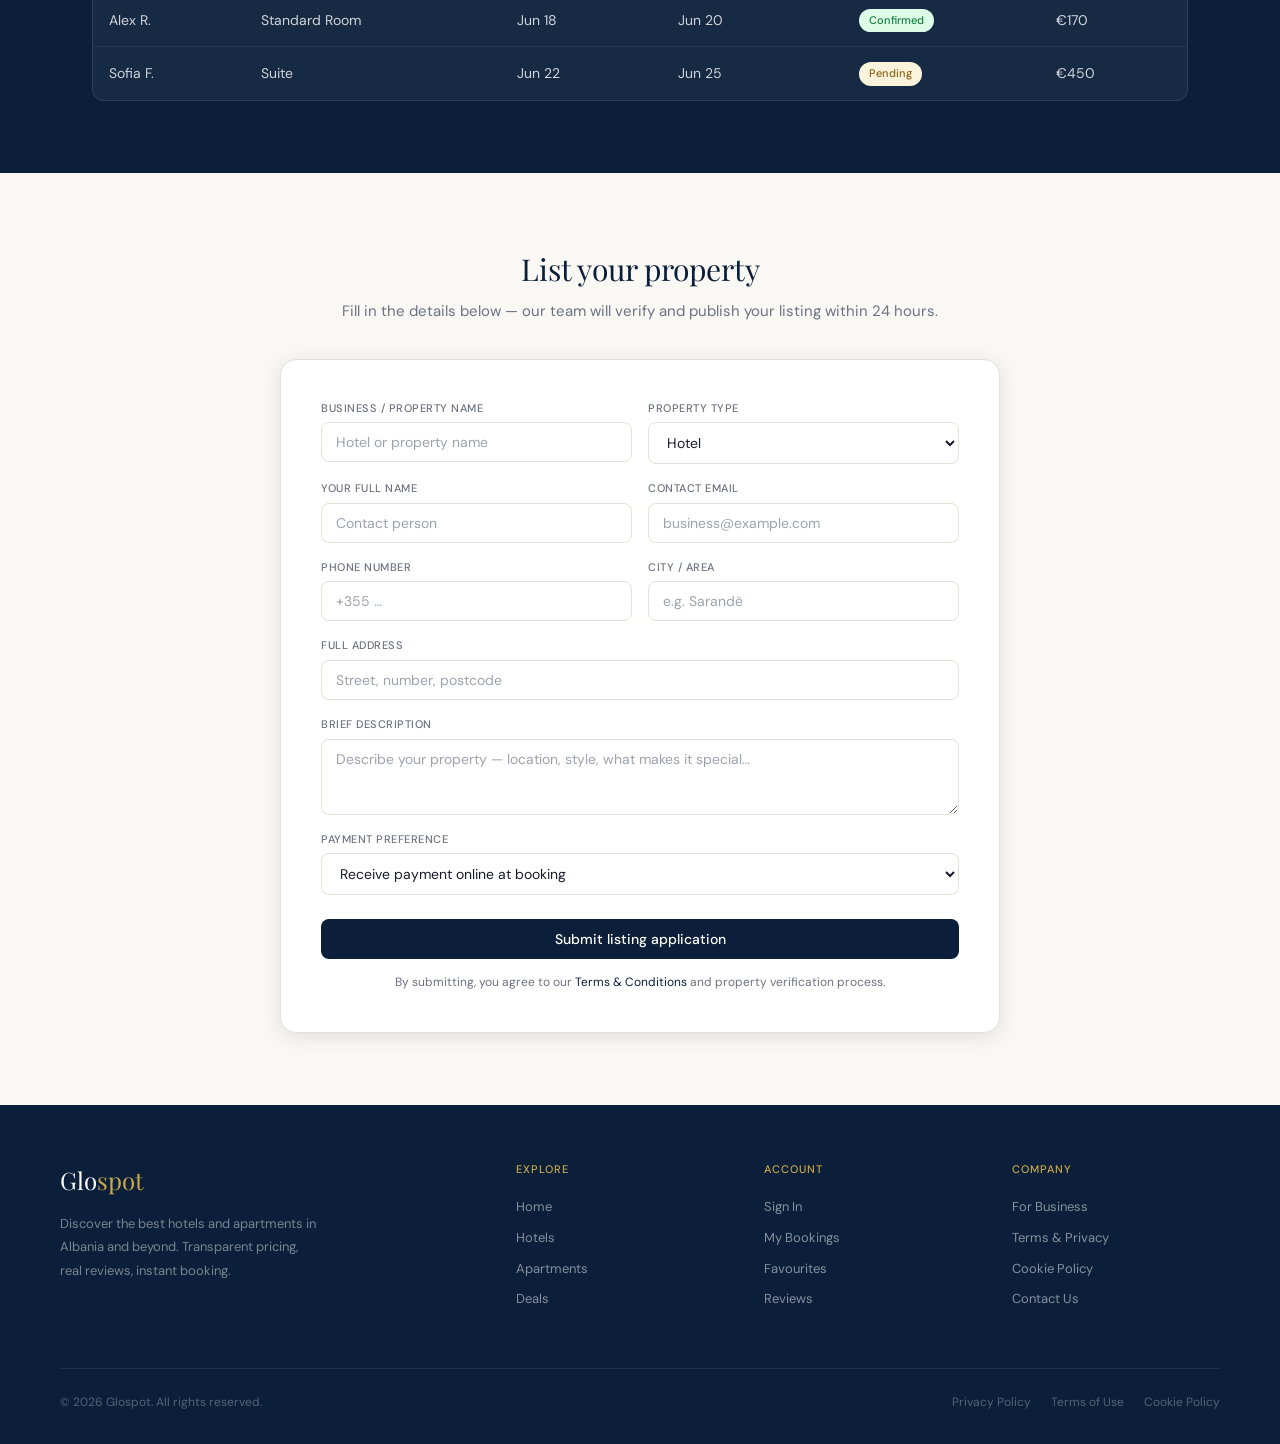
<file: business.html>
<!DOCTYPE html>
<html lang="en">
<head>
  <meta charset="UTF-8" />
  <meta name="viewport" content="width=device-width, initial-scale=1.0" />
  <title>Glospot — Business Portal</title>
  <link rel="stylesheet" href="style.css" />
  <link rel="preconnect" href="https://fonts.googleapis.com" />
  <link rel="preconnect" href="https://fonts.gstatic.com" crossorigin />
  <link rel="stylesheet" href="https://fonts.googleapis.com/css2?family=Playfair+Display:ital,wght@0,400;0,600;1,400&family=DM+Sans:wght@300;400;500&display=swap" />
</head>
<body data-page="For Business">

  <div id="nav-placeholder"></div>

  <!-- ── Hero ── -->
  <div class="biz-hero">
    <div class="biz-hero-inner">
      <div class="biz-eyebrow">For Property Owners &amp; Managers</div>
      <h1>Grow your bookings<br>with <em>Glospot</em></h1>
      <p>List your hotel or apartment, manage rooms independently, and reach thousands of verified travellers.</p>
      <div class="biz-hero-btns">
        <a href="#register" class="btn btn-gold">List your property</a>
        <a href="#dashboard" class="btn btn-outline-white">See the dashboard</a>
      </div>
    </div>
  </div>

  <!-- ── Stats strip ── -->
  <div class="stats-strip">
    <div class="stats-grid">
      <div class="stat-item"><h3>1,200+</h3><p>Properties listed</p></div>
      <div class="stat-item"><h3>48,000+</h3><p>Bookings processed</p></div>
      <div class="stat-item"><h3>4.8★</h3><p>Average host rating</p></div>
    </div>
  </div>

  <!-- ── How it works ── -->
  <section class="section" id="how-it-works">
    <div class="container">
      <div class="sec-title" style="text-align:center;">How it works</div>
      <div class="sec-sub" style="text-align:center;">Get listed and start receiving bookings in minutes</div>
      <div class="how-grid">
        <div class="how-card">
          <div class="how-num">1</div>
          <h3>Register your property</h3>
          <p>Create a business account, verify your property details and submit for review. We check every listing for accuracy.</p>
        </div>
        <div class="how-card">
          <div class="how-num">2</div>
          <h3>Manage your rooms</h3>
          <p>Use your dedicated dashboard to manage availability, pricing, photos, amenities and room types independently.</p>
        </div>
        <div class="how-card">
          <div class="how-num">3</div>
          <h3>Receive bookings &amp; payments</h3>
          <p>Choose to receive payment instantly online or collect directly from guests at check-in. We handle the booking flow.</p>
        </div>
      </div>
    </div>
  </section>

  <!-- ── Dashboard Preview ── -->
  <section class="dashboard-section" id="dashboard">
    <div class="container">
      <div class="strip-title">Your business dashboard</div>
      <div class="strip-sub" style="margin-bottom:28px;">Everything you need to manage your property in one place</div>
      <div class="dash-stats-grid">
        <div class="dash-stat">
          <div class="dash-stat-label">This month — Bookings</div>
          <div class="dash-stat-val">24</div>
          <div class="dash-stat-sub">↑ 12% vs last month</div>
        </div>
        <div class="dash-stat">
          <div class="dash-stat-label">Revenue</div>
          <div class="dash-stat-val">€2,840</div>
          <div class="dash-stat-sub">↑ 8% vs last month</div>
        </div>
        <div class="dash-stat">
          <div class="dash-stat-label">Avg. Rating</div>
          <div class="dash-stat-val">4.7</div>
          <div class="dash-stat-sub">★ from 36 reviews</div>
        </div>
        <div class="dash-stat">
          <div class="dash-stat-label">Occupancy Rate</div>
          <div class="dash-stat-val">78%</div>
          <div class="dash-stat-sub">↑ 5% vs last month</div>
        </div>
      </div>
      <div class="dash-table-wrap">
        <table class="dash-table">
          <thead>
            <tr>
              <th>Guest</th><th>Room</th><th>Check-in</th><th>Check-out</th><th>Status</th><th>Amount</th>
            </tr>
          </thead>
          <tbody>
            <tr>
              <td>Maria K.</td><td>Deluxe Sea View</td><td>Jun 12</td><td>Jun 16</td>
              <td><span class="badge badge-green">Confirmed</span></td><td>€340</td>
            </tr>
            <tr>
              <td>Alex R.</td><td>Standard Room</td><td>Jun 18</td><td>Jun 20</td>
              <td><span class="badge badge-green">Confirmed</span></td><td>€170</td>
            </tr>
            <tr>
              <td>Sofia F.</td><td>Suite</td><td>Jun 22</td><td>Jun 25</td>
              <td><span class="badge badge-gold">Pending</span></td><td>€450</td>
            </tr>
          </tbody>
        </table>
      </div>
    </div>
  </section>

  <!-- ── Register / List Property ── -->
  <section class="reg-section" id="register">
    <div class="container">
      <div class="sec-title" style="text-align:center;">List your property</div>
      <div class="sec-sub" style="text-align:center;">Fill in the details below — our team will verify and publish your listing within 24 hours.</div>
      <div class="reg-form-wrap">
        <div class="reg-grid">
          <div class="form-group"><label>Business / Property name</label><input class="form-control" type="text" id="bizName" placeholder="Hotel or property name" /></div>
          <div class="form-group"><label>Property type</label>
            <select class="form-control" id="bizType"><option>Hotel</option><option>Apartment</option><option>Guesthouse</option><option>Villa</option></select>
          </div>
          <div class="form-group"><label>Your full name</label><input class="form-control" type="text" id="bizContact" placeholder="Contact person" /></div>
          <div class="form-group"><label>Contact email</label><input class="form-control" type="email" id="bizEmail" placeholder="business@example.com" /></div>
          <div class="form-group"><label>Phone number</label><input class="form-control" type="tel" id="bizPhone" placeholder="+355 …" /></div>
          <div class="form-group"><label>City / Area</label><input class="form-control" type="text" id="bizCity" placeholder="e.g. Sarandë" /></div>
        </div>
        <div class="form-group" style="margin-bottom:16px;">
          <label>Full address</label>
          <input class="form-control" type="text" id="bizAddress" placeholder="Street, number, postcode" />
        </div>
        <div class="form-group" style="margin-bottom:16px;">
          <label>Brief description</label>
          <textarea class="form-control" id="bizDesc" rows="3" placeholder="Describe your property — location, style, what makes it special…"></textarea>
        </div>
        <div class="form-group" style="margin-bottom:24px;">
          <label>Payment preference</label>
          <select class="form-control" id="bizPayment">
            <option>Receive payment online at booking</option>
            <option>Guests pay at property</option>
            <option>Both options available</option>
          </select>
        </div>
        <button class="btn btn-navy" style="width:100%;justify-content:center;" onclick="submitBizForm()">Submit listing application</button>
        <p class="reg-form-footer">By submitting, you agree to our <a href="terms.html">Terms &amp; Conditions</a> and property verification process.</p>
      </div>
    </div>
  </section>

  <div id="footer-placeholder"></div>

  <script src="main.js"></script>
  <script>
    function submitBizForm() {
      var name    = (document.getElementById('bizName').value    || '').trim();
      var contact = (document.getElementById('bizContact').value || '').trim();
      var email   = (document.getElementById('bizEmail').value   || '').trim();
      var city    = (document.getElementById('bizCity').value    || '').trim();
      if (!name || !contact || !email || !city) { showToast('Please fill in all required fields', 'error'); return; }
      if (!email.includes('@')) { showToast('Please enter a valid email address', 'error'); return; }
      showToast('Application submitted! We\'ll review your listing within 24 hours.', 'success');
      ['bizName','bizContact','bizEmail','bizPhone','bizCity','bizAddress','bizDesc'].forEach(function(id) {
        var el = document.getElementById(id);
        if (el) el.value = '';
      });
    }
  </script>
</body>
</html>
</file>
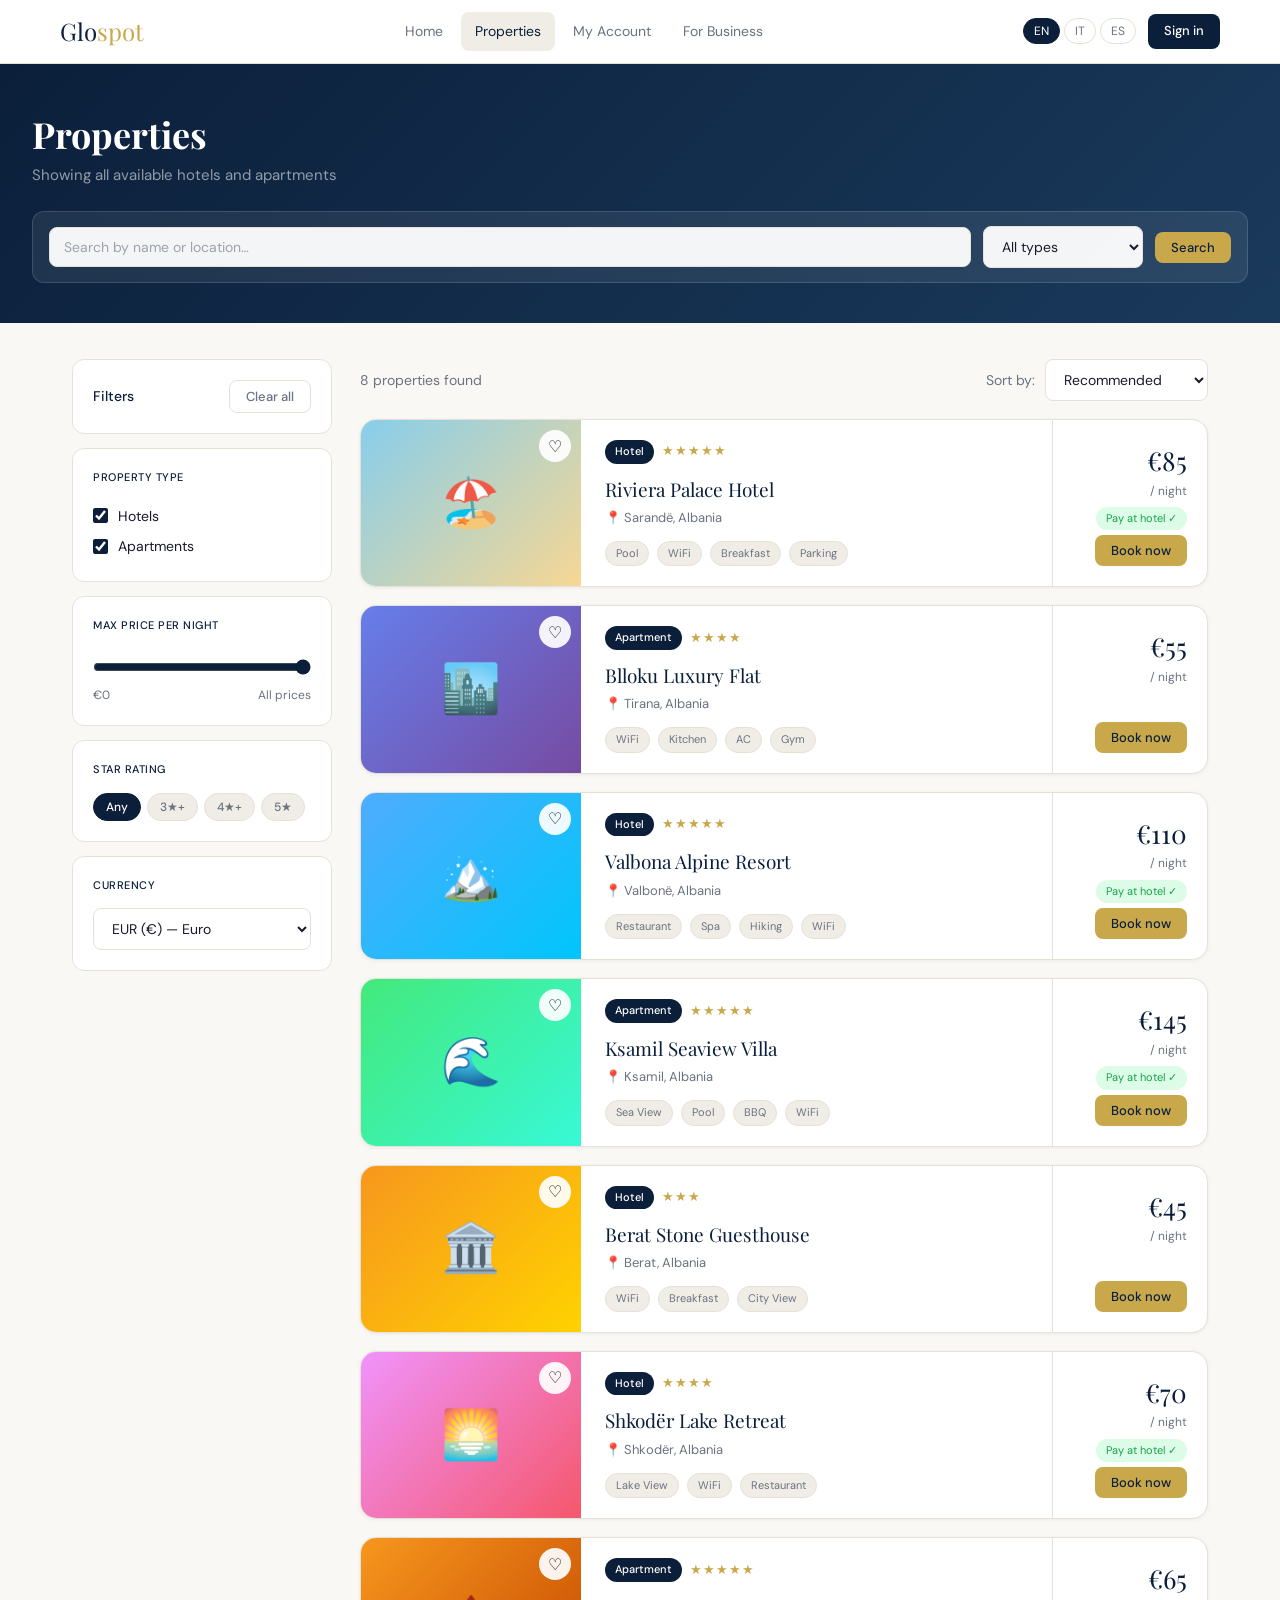
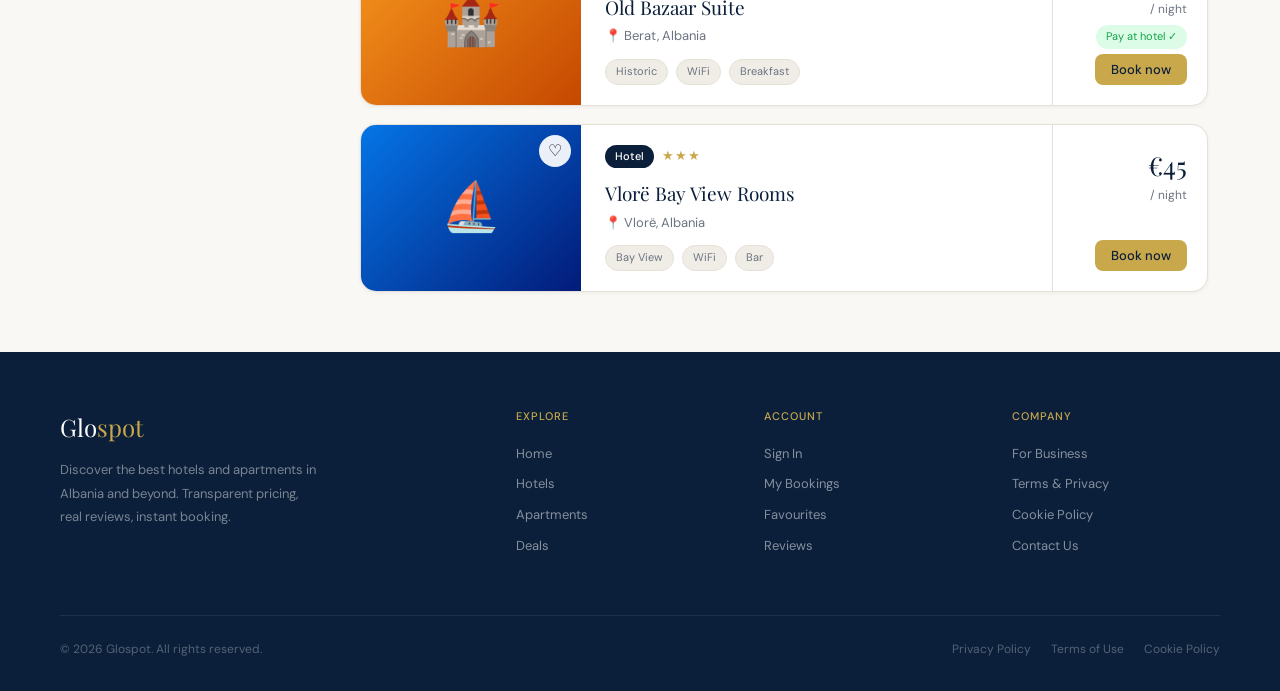
<file: properties.html>
<!DOCTYPE html>
<html lang="en">
<head>
  <meta charset="UTF-8" />
  <meta name="viewport" content="width=device-width, initial-scale=1.0" />
  <title>Glospot — Properties</title>
  <link rel="stylesheet" href="style.css" />
  <link rel="preconnect" href="https://fonts.googleapis.com" />
  <link rel="preconnect" href="https://fonts.gstatic.com" crossorigin />
  <link rel="stylesheet" href="https://fonts.googleapis.com/css2?family=Playfair+Display:ital,wght@0,400;0,600;1,400&family=DM+Sans:wght@300;400;500&display=swap" />
</head>
<body data-page="Properties">

  <div id="nav-placeholder"></div>

  <!-- ── Hero + mini search ── -->
  <div class="page-hero">
    <h1>Properties</h1>
    <p id="hero-sub">Showing all available hotels and apartments</p>
    <div class="mini-search">
      <input class="form-control" type="text" id="miniSearch" placeholder="Search by name or location…" oninput="applyFilters()" />
      <select class="form-control" id="typeQuick" onchange="applyFilters()" style="max-width:160px;">
        <option value="">All types</option>
        <option value="Hotel">Hotels only</option>
        <option value="Apartment">Apartments only</option>
      </select>
      <button class="btn btn-gold btn-sm" onclick="applyFilters()">Search</button>
    </div>
  </div>

  <div class="props-layout">

    <!-- ── Filters sidebar ── -->
    <aside class="filters-panel">
      <div class="filter-card" style="display:flex;align-items:center;justify-content:space-between;">
        <span style="font-size:14px;font-weight:500;color:var(--navy);">Filters</span>
        <button class="btn btn-ghost btn-sm" onclick="clearFilters()">Clear all</button>
      </div>

      <div class="filter-card">
        <div class="filter-title">Property Type</div>
        <div class="filter-group"><label><input type="checkbox" id="chk-hotel"     value="Hotel"     checked onchange="applyFilters()"> Hotels</label></div>
        <div class="filter-group"><label><input type="checkbox" id="chk-apartment" value="Apartment" checked onchange="applyFilters()"> Apartments</label></div>
      </div>

      <div class="filter-card">
        <div class="filter-title">Max price per night</div>
        <input type="range" min="0" max="500" value="500" id="priceRange" oninput="updatePrice(this.value)" style="margin:10px 0 4px;" />
        <div class="price-labels"><span>€0</span><span id="priceVal">All prices</span></div>
      </div>

      <div class="filter-card">
        <div class="filter-title">Star Rating</div>
        <div class="star-filter-row">
          <button class="star-btn active" onclick="setStarFilter(0, this)">Any</button>
          <button class="star-btn" onclick="setStarFilter(3, this)">3★+</button>
          <button class="star-btn" onclick="setStarFilter(4, this)">4★+</button>
          <button class="star-btn" onclick="setStarFilter(5, this)">5★</button>
        </div>
      </div>

      <div class="filter-card">
        <div class="filter-title">Currency</div>
        <select class="form-control" onchange="setCurrency(this.value)">
          <option value="EUR">EUR (€) — Euro</option>
          <option value="USD">USD ($) — US Dollar</option>
          <option value="GBP">GBP (£) — British Pound</option>
          <option value="ALL">ALL (L) — Albanian Lek</option>
        </select>
      </div>
    </aside>

    <!-- ── Listings ── -->
    <div>
      <div class="results-header">
        <span class="results-count" id="resultCount">Loading…</span>
        <div class="sort-row">
          Sort by:
          <select class="form-control" onchange="sortProps(this.value)">
            <option value="recommended">Recommended</option>
            <option value="price-asc">Price: Low → High</option>
            <option value="price-desc">Price: High → Low</option>
            <option value="rating">Top Rated</option>
          </select>
        </div>
      </div>
      <div class="prop-list" id="propList"></div>
    </div>
  </div>

  <!-- ── Booking Modal ── -->
  <div class="modal-overlay" id="bookingModal" onclick="handleModalClick(event)">
    <div class="modal">
      <h2 id="modalTitle">Reserve your stay</h2>
      <div class="modal-grid">
        <div class="form-group"><label>Check-in</label><input type="date" class="form-control" id="modalCheckin"></div>
        <div class="form-group"><label>Check-out</label><input type="date" class="form-control" id="modalCheckout"></div>
        <div class="form-group"><label>Guests</label>
          <select class="form-control"><option>1</option><option selected>2</option><option>3</option><option>4+</option></select>
        </div>
        <div class="form-group"><label>Rooms</label>
          <select class="form-control"><option selected>1</option><option>2</option></select>
        </div>
      </div>
      <div style="font-size:13px;color:var(--muted);margin-bottom:10px;font-weight:500;">Payment option:</div>
      <div style="display:flex;gap:12px;margin-bottom:16px;">
        <button class="pay-opt selected" onclick="selectPay(this)">💳 Pay now online</button>
        <button class="pay-opt" onclick="selectPay(this)">🏨 Pay at hotel</button>
      </div>
      <div class="policy-note">✅ Free cancellation up to 48h before check-in. No hidden fees.</div>
      <div class="modal-footer">
        <button class="btn btn-gold" style="flex:1" onclick="confirmBooking()">Confirm Reservation</button>
        <button class="btn btn-ghost" onclick="closeModal()">Cancel</button>
      </div>
    </div>
  </div>

  <div id="footer-placeholder"></div>

  <script src="main.js"></script>
  <script>
    var PROPERTIES = [
      { id:'p1', name:'Riviera Palace Hotel',   loc:'Sarandë, Albania',     type:'Hotel',     stars:5, price:85,  emoji:'🏖️', bg:'linear-gradient(135deg,#87ceeb,#f7d794)', amenities:['Pool','WiFi','Breakfast','Parking'], payLater:true  },
      { id:'p2', name:'Blloku Luxury Flat',     loc:'Tirana, Albania',      type:'Apartment', stars:4, price:55,  emoji:'🏙️', bg:'linear-gradient(135deg,#667eea,#764ba2)', amenities:['WiFi','Kitchen','AC','Gym'],         payLater:false },
      { id:'p3', name:'Valbona Alpine Resort',  loc:'Valbonë, Albania',     type:'Hotel',     stars:5, price:110, emoji:'🏔️', bg:'linear-gradient(135deg,#4facfe,#00c6fb)', amenities:['Restaurant','Spa','Hiking','WiFi'],  payLater:true  },
      { id:'p4', name:'Ksamil Seaview Villa',   loc:'Ksamil, Albania',      type:'Apartment', stars:5, price:145, emoji:'🌊', bg:'linear-gradient(135deg,#43e97b,#38f9d7)', amenities:['Sea View','Pool','BBQ','WiFi'],      payLater:true  },
      { id:'p5', name:'Berat Stone Guesthouse', loc:'Berat, Albania',       type:'Hotel',     stars:3, price:45,  emoji:'🏛️', bg:'linear-gradient(135deg,#f7971e,#ffd200)', amenities:['WiFi','Breakfast','City View'],      payLater:false },
      { id:'p6', name:'Shkodër Lake Retreat',   loc:'Shkodër, Albania',     type:'Hotel',     stars:4, price:70,  emoji:'🌅', bg:'linear-gradient(135deg,#f093fb,#f5576c)', amenities:['Lake View','WiFi','Restaurant'],     payLater:true  },
      { id:'p7', name:'Old Bazaar Suite',       loc:'Berat, Albania',       type:'Apartment', stars:5, price:65,  emoji:'🏰', bg:'linear-gradient(135deg,#f7971e,#c54800)', amenities:['Historic','WiFi','Breakfast'],       payLater:true  },
      { id:'p8', name:'Vlorë Bay View Rooms',   loc:'Vlorë, Albania',       type:'Hotel',     stars:3, price:45,  emoji:'⛵', bg:'linear-gradient(135deg,#0575e6,#021b79)', amenities:['Bay View','WiFi','Bar'],             payLater:false },
    ];

    var priceMax   = 500;
    var minStars   = 0;
    var sortMethod = 'recommended';

    /* ── Render ── */
    function renderProps(list) {
      var countEl = document.getElementById('resultCount');
      var listEl  = document.getElementById('propList');
      if (!listEl) return;
      if (countEl) countEl.textContent = list.length + ' propert' + (list.length === 1 ? 'y' : 'ies') + ' found';
      if (!list.length) {
        listEl.innerHTML = '<div class="no-results"><div style="font-size:40px">🔍</div><p>No properties match your filters. Try clearing some.</p></div>';
        return;
      }
      listEl.innerHTML = list.map(function(p) {
        var name = p.name.replace(/'/g, '&#39;');
        return '<div class="prop-row" onclick="openModal(\'' + p.id + '\',\'' + name + '\')">' +
          '<div class="prop-row-img" style="background:' + p.bg + '">' +
            '<button class="fav-btn" data-fav="' + p.id + '" onclick="event.stopPropagation();toggleFavourite(\'' + p.id + '\',\'' + name + '\')">♡</button>' +
            p.emoji +
          '</div>' +
          '<div class="prop-row-body">' +
            '<div>' +
              '<div class="prop-meta-row">' +
                '<span class="badge badge-navy">' + p.type + '</span>' +
                '<span class="stars" style="font-size:13px;">' + '★'.repeat(p.stars) + '</span>' +
              '</div>' +
              '<div class="prop-row-title">' + p.name + '</div>' +
              '<div class="prop-row-loc">📍 ' + p.loc + '</div>' +
            '</div>' +
            '<div class="amenities">' + p.amenities.map(function(a){ return '<span class="amenity-tag">' + a + '</span>'; }).join('') + '</div>' +
          '</div>' +
          '<div class="prop-row-side">' +
            '<div>' +
              '<div class="price-big"><span data-price="' + p.price + '">€' + p.price + '</span><small>/ night</small></div>' +
              (p.payLater ? '<div class="pay-later-badge">Pay at hotel ✓</div>' : '') +
            '</div>' +
            '<button class="btn btn-gold btn-sm" onclick="event.stopPropagation();openModal(\'' + p.id + '\',\'' + name + '\')">Book now</button>' +
          '</div>' +
        '</div>';
      }).join('');
      initFavButtons();
    }

    /* ── Filter & sort ── */
    function getFiltered() {
      var types = [];
      var quick = document.getElementById('typeQuick').value;
      if (quick) {
        types = [quick];
      } else {
        if (document.getElementById('chk-hotel').checked)     types.push('Hotel');
        if (document.getElementById('chk-apartment').checked) types.push('Apartment');
      }
      var q = (document.getElementById('miniSearch').value || '').toLowerCase().trim();
      var urlQ = new URLSearchParams(window.location.search).get('q') || '';
      if (!q && urlQ) q = urlQ.toLowerCase();

      return PROPERTIES.filter(function(p) {
        if (types.length && types.indexOf(p.type) === -1) return false;
        if (p.price > priceMax) return false;
        if (p.stars < minStars) return false;
        if (q && p.name.toLowerCase().indexOf(q) === -1 && p.loc.toLowerCase().indexOf(q) === -1) return false;
        return true;
      });
    }

    function sorted(list) {
      var copy = list.slice();
      if (sortMethod === 'price-asc')  copy.sort(function(a,b){ return a.price - b.price; });
      if (sortMethod === 'price-desc') copy.sort(function(a,b){ return b.price - a.price; });
      if (sortMethod === 'rating')     copy.sort(function(a,b){ return b.stars - a.stars; });
      return copy;
    }

    function applyFilters() { renderProps(sorted(getFiltered())); }
    function sortProps(m)   { sortMethod = m; applyFilters(); }

    function updatePrice(val) {
      priceMax = parseInt(val);
      document.getElementById('priceVal').textContent = priceMax >= 500 ? 'All prices' : 'Up to €' + priceMax;
      applyFilters();
    }

    function setStarFilter(n, btn) {
      minStars = n;
      document.querySelectorAll('.star-btn').forEach(function(b){ b.classList.remove('active'); });
      if (btn) btn.classList.add('active');
      applyFilters();
    }

    function clearFilters() {
      document.getElementById('chk-hotel').checked     = true;
      document.getElementById('chk-apartment').checked = true;
      document.getElementById('priceRange').value = 500;
      document.getElementById('priceVal').textContent  = 'All prices';
      document.getElementById('miniSearch').value = '';
      document.getElementById('typeQuick').value  = '';
      document.querySelectorAll('.star-btn').forEach(function(b, i){ b.classList.toggle('active', i === 0); });
      priceMax = 500; minStars = 0; sortMethod = 'recommended';
      renderProps(PROPERTIES);
    }

    /* ── Modal ── */
    function openModal(id, name) {
      document.getElementById('modalTitle').textContent = 'Reserve — ' + name;
      var d1 = new Date(); d1.setDate(d1.getDate() + 1);
      var d2 = new Date(); d2.setDate(d2.getDate() + 4);
      var fmt = function(d){ return d.toISOString().split('T')[0]; };
      var ci = document.getElementById('modalCheckin');
      var co = document.getElementById('modalCheckout');
      ci.value = fmt(d1); co.value = fmt(d2);
      ci.min = fmt(new Date()); co.min = fmt(d1);
      ci.onchange = function() {
        co.min = ci.value;
        if (co.value <= ci.value) { var n = new Date(ci.value); n.setDate(n.getDate()+1); co.value = fmt(n); }
      };
      document.getElementById('bookingModal').classList.add('open');
    }
    function closeModal() { document.getElementById('bookingModal').classList.remove('open'); }
    function handleModalClick(e) { if (e.target.id === 'bookingModal') closeModal(); }
    function selectPay(el) {
      document.querySelectorAll('.pay-opt').forEach(function(b){ b.classList.remove('selected'); });
      el.classList.add('selected');
    }
    function confirmBooking() {
      closeModal();
      showToast('Booking confirmed! Check your account for details.', 'success');
    }

    /* ── Init ── */
    document.addEventListener('DOMContentLoaded', function() {
      var q = new URLSearchParams(window.location.search).get('q') || '';
      if (q) {
        var sub = document.getElementById('hero-sub');
        if (sub) sub.textContent = 'Showing results for "' + q + '"';
        var mini = document.getElementById('miniSearch');
        if (mini) mini.value = q;
      }
      applyFilters();
    });
  </script>
</body>
</html>
</file>
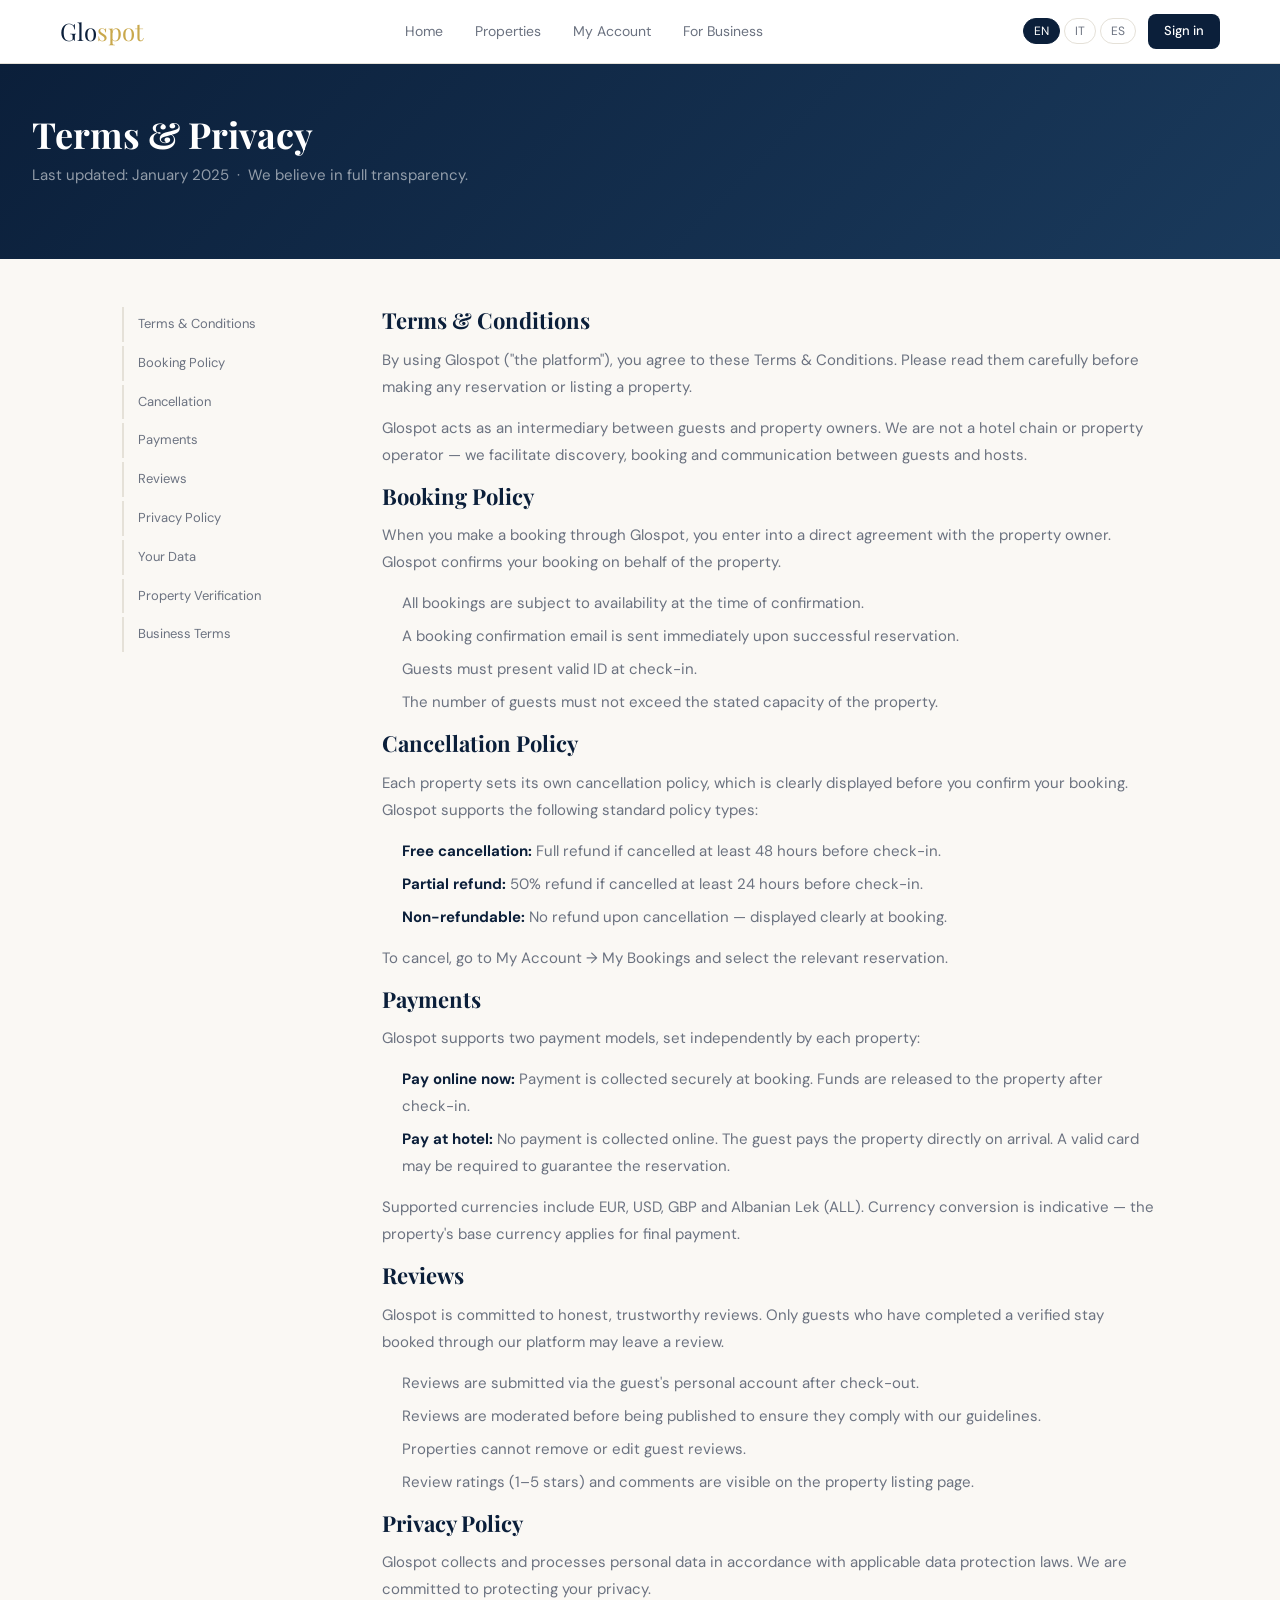
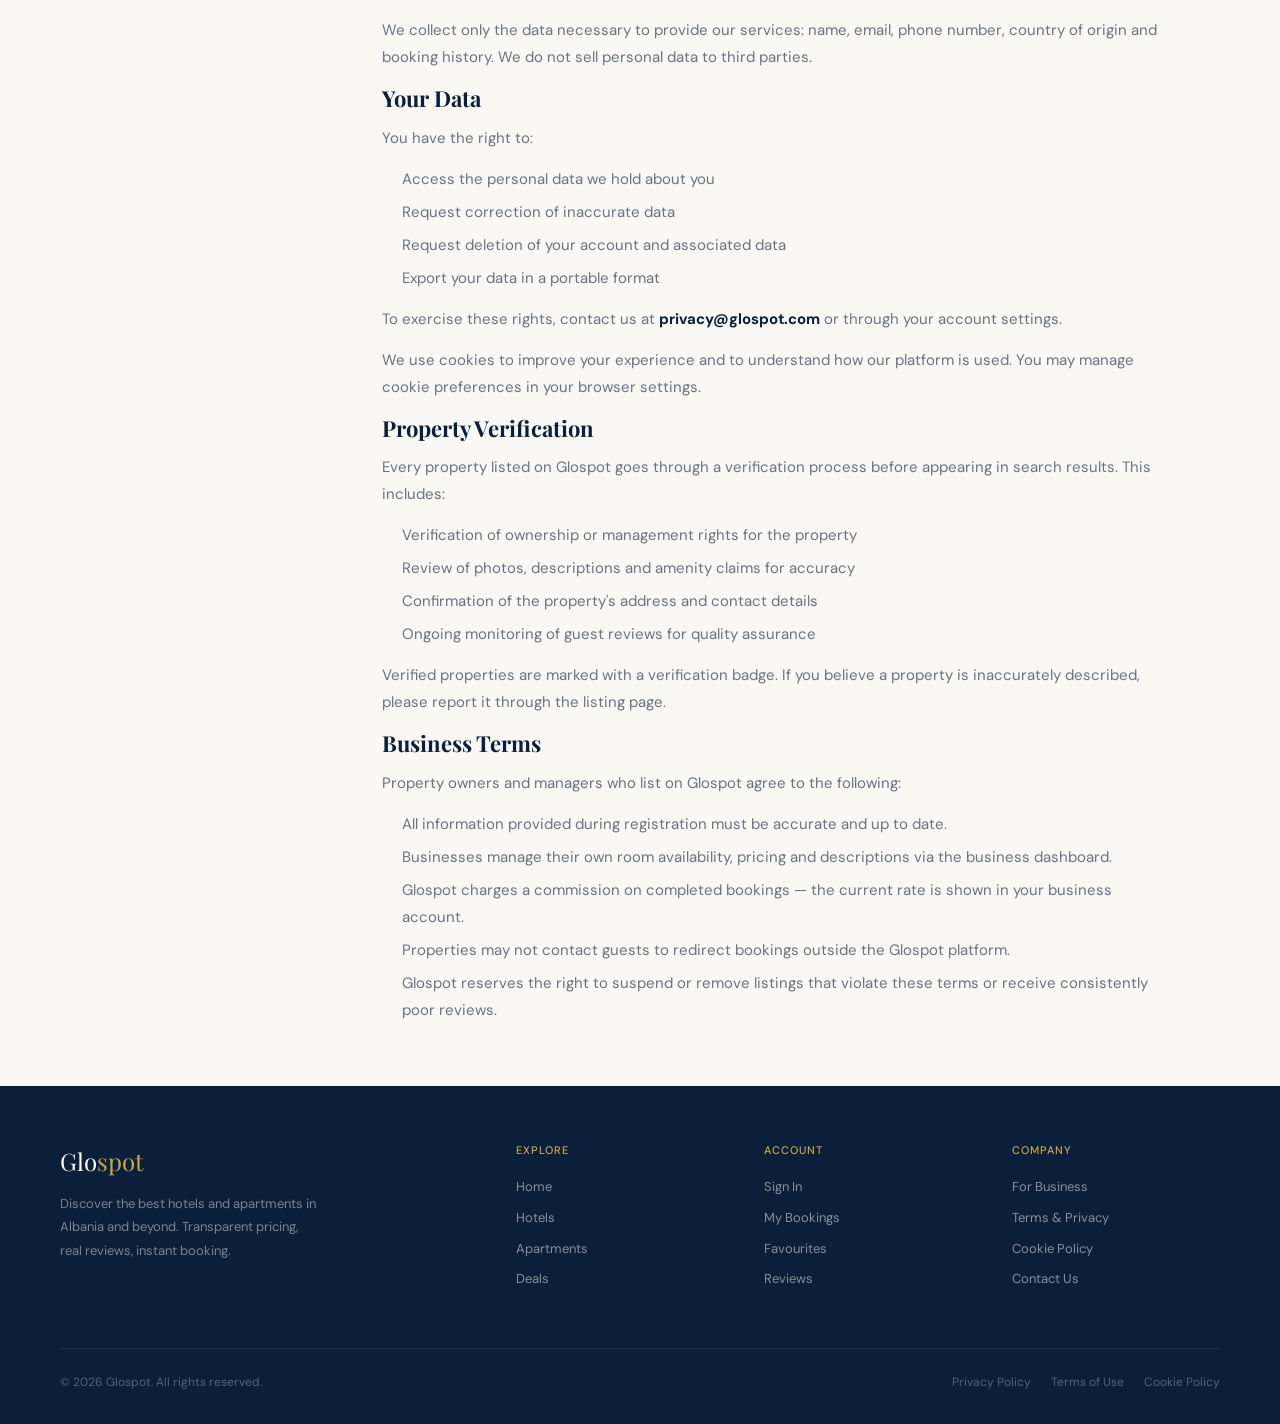
<file: terms.html>
<!DOCTYPE html>
<html lang="en">
<head>
  <meta charset="UTF-8" />
  <meta name="viewport" content="width=device-width, initial-scale=1.0" />
  <title>Glospot — Terms &amp; Privacy</title>
  <link rel="stylesheet" href="style.css" />
  <link rel="preconnect" href="https://fonts.googleapis.com" />
  <link rel="preconnect" href="https://fonts.gstatic.com" crossorigin />
  <link rel="stylesheet" href="https://fonts.googleapis.com/css2?family=Playfair+Display:ital,wght@0,400;0,600;1,400&family=DM+Sans:wght@300;400;500&display=swap" />
</head>
<body data-page="">

  <div id="nav-placeholder"></div>

  <div class="page-hero" style="padding:48px 32px;">
    <h1>Terms &amp; Privacy</h1>
    <p>Last updated: January 2025 &nbsp;·&nbsp; We believe in full transparency.</p>
  </div>

  <div class="terms-layout">
    <nav class="terms-nav" id="termsNav">
      <a href="#terms">Terms &amp; Conditions</a>
      <a href="#bookings">Booking Policy</a>
      <a href="#cancellation">Cancellation</a>
      <a href="#payments">Payments</a>
      <a href="#reviews">Reviews</a>
      <a href="#privacy">Privacy Policy</a>
      <a href="#data">Your Data</a>
      <a href="#verification">Property Verification</a>
      <a href="#business">Business Terms</a>
    </nav>

    <div class="terms-content">
      <div id="terms">
        <h2>Terms &amp; Conditions</h2>
        <p>By using Glospot ("the platform"), you agree to these Terms &amp; Conditions. Please read them carefully before making any reservation or listing a property.</p>
        <p>Glospot acts as an intermediary between guests and property owners. We are not a hotel chain or property operator — we facilitate discovery, booking and communication between guests and hosts.</p>
      </div>

      <div id="bookings">
        <h2>Booking Policy</h2>
        <p>When you make a booking through Glospot, you enter into a direct agreement with the property owner. Glospot confirms your booking on behalf of the property.</p>
        <ul>
          <li>All bookings are subject to availability at the time of confirmation.</li>
          <li>A booking confirmation email is sent immediately upon successful reservation.</li>
          <li>Guests must present valid ID at check-in.</li>
          <li>The number of guests must not exceed the stated capacity of the property.</li>
        </ul>
      </div>

      <div id="cancellation">
        <h2>Cancellation Policy</h2>
        <p>Each property sets its own cancellation policy, which is clearly displayed before you confirm your booking. Glospot supports the following standard policy types:</p>
        <ul>
          <li><strong>Free cancellation:</strong> Full refund if cancelled at least 48 hours before check-in.</li>
          <li><strong>Partial refund:</strong> 50% refund if cancelled at least 24 hours before check-in.</li>
          <li><strong>Non-refundable:</strong> No refund upon cancellation — displayed clearly at booking.</li>
        </ul>
        <p>To cancel, go to My Account → My Bookings and select the relevant reservation.</p>
      </div>

      <div id="payments">
        <h2>Payments</h2>
        <p>Glospot supports two payment models, set independently by each property:</p>
        <ul>
          <li><strong>Pay online now:</strong> Payment is collected securely at booking. Funds are released to the property after check-in.</li>
          <li><strong>Pay at hotel:</strong> No payment is collected online. The guest pays the property directly on arrival. A valid card may be required to guarantee the reservation.</li>
        </ul>
        <p>Supported currencies include EUR, USD, GBP and Albanian Lek (ALL). Currency conversion is indicative — the property's base currency applies for final payment.</p>
      </div>

      <div id="reviews">
        <h2>Reviews</h2>
        <p>Glospot is committed to honest, trustworthy reviews. Only guests who have completed a verified stay booked through our platform may leave a review.</p>
        <ul>
          <li>Reviews are submitted via the guest's personal account after check-out.</li>
          <li>Reviews are moderated before being published to ensure they comply with our guidelines.</li>
          <li>Properties cannot remove or edit guest reviews.</li>
          <li>Review ratings (1–5 stars) and comments are visible on the property listing page.</li>
        </ul>
      </div>

      <div id="privacy">
        <h2>Privacy Policy</h2>
        <p>Glospot collects and processes personal data in accordance with applicable data protection laws. We are committed to protecting your privacy.</p>
        <p>We collect only the data necessary to provide our services: name, email, phone number, country of origin and booking history. We do not sell personal data to third parties.</p>
      </div>

      <div id="data">
        <h2>Your Data</h2>
        <p>You have the right to:</p>
        <ul>
          <li>Access the personal data we hold about you</li>
          <li>Request correction of inaccurate data</li>
          <li>Request deletion of your account and associated data</li>
          <li>Export your data in a portable format</li>
        </ul>
        <p>To exercise these rights, contact us at <strong>privacy@glospot.com</strong> or through your account settings.</p>
        <p>We use cookies to improve your experience and to understand how our platform is used. You may manage cookie preferences in your browser settings.</p>
      </div>

      <div id="verification">
        <h2>Property Verification</h2>
        <p>Every property listed on Glospot goes through a verification process before appearing in search results. This includes:</p>
        <ul>
          <li>Verification of ownership or management rights for the property</li>
          <li>Review of photos, descriptions and amenity claims for accuracy</li>
          <li>Confirmation of the property's address and contact details</li>
          <li>Ongoing monitoring of guest reviews for quality assurance</li>
        </ul>
        <p>Verified properties are marked with a verification badge. If you believe a property is inaccurately described, please report it through the listing page.</p>
      </div>

      <div id="business">
        <h2>Business Terms</h2>
        <p>Property owners and managers who list on Glospot agree to the following:</p>
        <ul>
          <li>All information provided during registration must be accurate and up to date.</li>
          <li>Businesses manage their own room availability, pricing and descriptions via the business dashboard.</li>
          <li>Glospot charges a commission on completed bookings — the current rate is shown in your business account.</li>
          <li>Properties may not contact guests to redirect bookings outside the Glospot platform.</li>
          <li>Glospot reserves the right to suspend or remove listings that violate these terms or receive consistently poor reviews.</li>
        </ul>
      </div>
    </div>
  </div>

  <div id="footer-placeholder"></div>

  <script src="main.js"></script>
  <script>
    /* Scroll-spy */
    var sections = document.querySelectorAll('.terms-content [id]');
    var navLinks = document.querySelectorAll('.terms-nav a');

    function updateActiveLink() {
      var current = '';
      sections.forEach(function(s) {
        if (window.scrollY + 140 >= s.offsetTop) current = s.id;
      });
      navLinks.forEach(function(a) {
        a.classList.toggle('active', a.getAttribute('href') === '#' + current);
      });
    }
    window.addEventListener('scroll', updateActiveLink, { passive: true });
    updateActiveLink();

    /* Smooth scroll */
    navLinks.forEach(function(a) {
      a.addEventListener('click', function(e) {
        e.preventDefault();
        var target = document.querySelector(a.getAttribute('href'));
        if (target) target.scrollIntoView({ behavior: 'smooth', block: 'start' });
      });
    });
  </script>
</body>
</html>
</file>
<file: style.css>
/* ============================================================
   GLOSPOT — Master Stylesheet
   ============================================================ */

@import url('https://fonts.googleapis.com/css2?family=Playfair+Display:ital,wght@0,400;0,600;1,400&family=DM+Sans:wght@300;400;500&display=swap');

/* ── Variables ── */
:root {
  --gold:        #C9A84C;
  --gold-light:  #F0D898;
  --gold-pale:   #FBF3DC;
  --navy:        #0B1F3A;
  --navy-mid:    #1a3a5c;
  --cream:       #FAF8F4;
  --cream-dark:  #F0EDE6;
  --white:       #FFFFFF;
  --text:        #1A1A2E;
  --muted:       #6B7280;
  --text-light:  #9CA3AF;
  --border:      #E5E1D8;
  --success:     #16A34A;
  --danger:      #DC2626;
  --radius-sm:   8px;
  --radius-md:   12px;
  --radius-lg:   16px;
  --shadow-sm:   0 1px 4px rgba(0,0,0,0.06);
  --shadow-md:   0 4px 20px rgba(0,0,0,0.10);
  --shadow-lg:   0 8px 40px rgba(0,0,0,0.15);
  --font-display:'Playfair Display', Georgia, serif;
  --font-body:   'DM Sans', sans-serif;
  --transition:  0.2s ease;
}

/* ── Reset ── */
*, *::before, *::after { box-sizing: border-box; margin: 0; padding: 0; }
html { scroll-behavior: smooth; }
body {
  font-family: var(--font-body);
  background: var(--cream);
  color: var(--text);
  font-size: 15px;
  line-height: 1.6;
  -webkit-font-smoothing: antialiased;
}
img { display: block; max-width: 100%; }
a { text-decoration: none; color: inherit; }
ul { list-style: none; }
button { cursor: pointer; font-family: var(--font-body); }
input, select, textarea { font-family: var(--font-body); }

/* ── Typography ── */
h1, h2, h3 { font-family: var(--font-display); color: var(--navy); line-height: 1.25; }

/* ── Layout ── */
.container { max-width: 1160px; margin: 0 auto; padding: 0 32px; }
.section { padding: 72px 0; }

/* ── Buttons ── */
.btn {
  display: inline-flex; align-items: center; gap: 8px;
  padding: 11px 24px; border-radius: var(--radius-sm);
  font-size: 14px; font-weight: 500; border: none;
  transition: all var(--transition); cursor: pointer;
}
.btn-navy   { background: var(--navy); color: var(--white); }
.btn-navy:hover   { background: var(--navy-mid); transform: translateY(-1px); }
.btn-gold   { background: var(--gold); color: var(--navy); }
.btn-gold:hover   { background: var(--gold-light); transform: translateY(-1px); }
.btn-outline { background: transparent; color: var(--navy); border: 1.5px solid var(--navy); }
.btn-outline:hover { background: var(--navy); color: var(--white); }
.btn-outline-white { background: transparent; color: var(--white); border: 1.5px solid rgba(255,255,255,0.45); }
.btn-outline-white:hover { border-color: var(--white); background: rgba(255,255,255,0.1); }
.btn-ghost  { background: transparent; color: var(--muted); border: 1px solid var(--border); }
.btn-ghost:hover  { border-color: var(--navy); color: var(--navy); }
.btn-sm { padding: 7px 16px; font-size: 13px; }
.btn-lg { padding: 14px 32px; font-size: 16px; }

/* ── Forms ── */
.form-group { display: flex; flex-direction: column; gap: 5px; }
.form-group label {
  font-size: 11px; font-weight: 500; text-transform: uppercase;
  letter-spacing: 0.5px; color: var(--muted);
}
.form-control {
  width: 100%; padding: 10px 14px;
  border: 1.5px solid var(--border); border-radius: var(--radius-sm);
  font-size: 14px; color: var(--text); background: var(--white);
  outline: none; transition: border-color var(--transition);
}
.form-control:focus { border-color: var(--navy); }
.form-control::placeholder { color: var(--text-light); }

/* ── Badges ── */
.badge {
  display: inline-flex; align-items: center;
  padding: 3px 10px; border-radius: 20px;
  font-size: 11px; font-weight: 500;
}
.badge-gold  { background: var(--gold-pale); color: #8a6318; }
.badge-navy  { background: var(--navy); color: var(--white); }
.badge-green { background: #DCFCE7; color: #15803D; }
.badge-red   { background: #FEE2E2; color: var(--danger); }
.badge-gray  { background: var(--cream-dark); color: var(--muted); }

/* ── Stars ── */
.stars { color: var(--gold); letter-spacing: 1px; }
.rating-count { font-size: 12px; color: var(--muted); margin-left: 3px; }

/* ── Toast ── */
.toast {
  position: fixed; bottom: 24px; right: 24px; z-index: 9999;
  background: var(--navy); color: var(--white);
  padding: 14px 20px; border-radius: var(--radius-sm);
  font-size: 14px; box-shadow: var(--shadow-lg);
  display: flex; align-items: center; gap: 10px;
  transform: translateY(80px); opacity: 0;
  transition: all 0.35s cubic-bezier(0.34,1.56,0.64,1);
  max-width: 340px;
}
.toast.show { transform: translateY(0); opacity: 1; }
.toast.success { border-left: 4px solid var(--success); }
.toast.error   { border-left: 4px solid var(--danger); }

/* ── Fav button ── */
.fav-btn {
  position: absolute; top: 10px; right: 10px;
  width: 32px; height: 32px;
  background: rgba(255,255,255,0.92); border: none; border-radius: 50%;
  font-size: 16px; cursor: pointer;
  display: flex; align-items: center; justify-content: center;
  transition: transform var(--transition);
}
.fav-btn:hover { transform: scale(1.15); }
.fav-btn.saved { color: var(--gold); }

/* ─────────────────────────────────────────
   NAVIGATION
───────────────────────────────────────── */
.nav {
  position: sticky; top: 0; z-index: 500;
  background: var(--white); border-bottom: 1px solid var(--border);
  height: 64px; display: flex; align-items: center; padding: 0 32px;
}
.nav-inner {
  max-width: 1160px; margin: 0 auto; width: 100%;
  display: flex; align-items: center; justify-content: space-between;
}
.nav-logo { font-family: var(--font-display); font-size: 24px; color: var(--navy); }
.nav-logo span { color: var(--gold); }
.nav-links { display: flex; align-items: center; gap: 4px; }
.nav-links a {
  padding: 8px 14px; border-radius: var(--radius-sm);
  font-size: 14px; color: var(--muted); transition: all var(--transition);
}
.nav-links a:hover, .nav-links a.active { color: var(--navy); background: var(--cream-dark); }
.nav-right { display: flex; align-items: center; gap: 12px; }
.lang-switcher { display: flex; gap: 4px; }
.lang-switcher button {
  font-size: 12px; padding: 4px 10px; border-radius: 20px;
  border: 1px solid var(--border); background: transparent; color: var(--muted);
  transition: all var(--transition);
}
.lang-switcher button:hover,
.lang-switcher button.active { background: var(--navy); color: var(--white); border-color: var(--navy); }
.nav-mobile-btn {
  display: none; background: none; border: none;
  flex-direction: column; gap: 5px; padding: 4px;
}
.nav-mobile-btn span { display: block; width: 22px; height: 2px; background: var(--navy); border-radius: 2px; }

/* ─────────────────────────────────────────
   FOOTER
───────────────────────────────────────── */
.footer { background: var(--navy); padding: 56px 32px 32px; }
.footer-inner { max-width: 1160px; margin: 0 auto; }
.footer-grid {
  display: grid; grid-template-columns: 2fr 1fr 1fr 1fr;
  gap: 40px; margin-bottom: 48px;
}
.footer-logo { font-family: var(--font-display); font-size: 24px; color: var(--white); display: block; margin-bottom: 12px; }
.footer-logo span { color: var(--gold); }
.footer-desc { font-size: 13px; color: rgba(255,255,255,0.45); line-height: 1.8; max-width: 260px; }
.footer-col h4 {
  font-size: 11px; font-weight: 500; text-transform: uppercase;
  letter-spacing: 1px; color: var(--gold); margin-bottom: 18px;
  font-family: var(--font-body);
}
.footer-col a { display: block; font-size: 13px; color: rgba(255,255,255,0.5); margin-bottom: 10px; transition: color var(--transition); }
.footer-col a:hover { color: var(--white); }
.footer-bottom {
  border-top: 1px solid rgba(255,255,255,0.08); padding-top: 24px;
  display: flex; align-items: center; justify-content: space-between; flex-wrap: wrap; gap: 12px;
}
.footer-copy { font-size: 12px; color: rgba(255,255,255,0.3); }
.footer-legal { display: flex; gap: 20px; }
.footer-legal a { font-size: 12px; color: rgba(255,255,255,0.3); transition: color var(--transition); }
.footer-legal a:hover { color: rgba(255,255,255,0.6); }

/* ─────────────────────────────────────────
   HOME PAGE
───────────────────────────────────────── */
.hero {
  background: linear-gradient(140deg, var(--navy) 0%, #1a3a5c 55%, #0f2a45 100%);
  padding: 80px 32px 0; text-align: center; position: relative; overflow: hidden;
}
.hero::before {
  content: ''; position: absolute; inset: 0; pointer-events: none;
  background-image: radial-gradient(circle at 20% 50%, rgba(201,168,76,0.06) 0%, transparent 50%),
                    radial-gradient(circle at 80% 20%, rgba(255,255,255,0.03) 0%, transparent 40%);
}
.hero-inner { position: relative; z-index: 2; }
.hero-tag {
  display: inline-block; background: rgba(201,168,76,0.15); color: var(--gold-light);
  border: 1px solid rgba(201,168,76,0.25); padding: 6px 18px; border-radius: 20px;
  font-size: 12px; font-weight: 500; letter-spacing: 0.5px; margin-bottom: 22px;
}
.hero h1 { font-size: 54px; color: var(--white); margin-bottom: 18px; }
.hero h1 em { color: var(--gold-light); font-style: italic; }
.hero-sub { font-size: 17px; color: rgba(255,255,255,0.6); font-weight: 300; max-width: 480px; margin: 0 auto 40px; }
.hero-wave { display: block; width: 100%; height: 52px; margin-top: 32px; }

/* Search card */
.search-card {
  background: var(--white); border-radius: var(--radius-lg); padding: 28px;
  max-width: 860px; margin: 0 auto;
  box-shadow: 0 16px 60px rgba(0,0,0,0.25);
  position: relative; z-index: 3; text-align: left;
}
.search-grid {
  display: grid; grid-template-columns: 1.6fr 1fr 1fr 0.8fr auto;
  gap: 14px; align-items: end;
}
.search-grid .btn-gold { height: 42px; white-space: nowrap; }
.sug-row { display: flex; align-items: center; gap: 10px; margin-top: 16px; flex-wrap: wrap; }
.sug-label { font-size: 12px; color: var(--muted); }
.sug-chip {
  font-size: 12px; padding: 5px 14px; border-radius: 20px;
  background: var(--cream-dark); color: var(--muted);
  border: 1px solid transparent; cursor: pointer; transition: all var(--transition);
}
.sug-chip:hover { border-color: var(--gold); color: var(--navy); background: var(--gold-pale); }

/* Property cards */
.props-grid { display: grid; grid-template-columns: repeat(3, 1fr); gap: 24px; }
.prop-card {
  background: var(--white); border-radius: var(--radius-lg); overflow: hidden;
  border: 1px solid var(--border); box-shadow: var(--shadow-sm);
  cursor: pointer; transition: transform var(--transition), box-shadow var(--transition);
}
.prop-card:hover { transform: translateY(-4px); box-shadow: var(--shadow-md); }
.prop-thumb {
  height: 185px; display: flex; align-items: center;
  justify-content: center; font-size: 52px; position: relative;
}
.thumb-beach    { background: linear-gradient(135deg,#87CEEB,#f7d794); }
.thumb-city     { background: linear-gradient(135deg,#667eea,#764ba2); }
.thumb-mountain { background: linear-gradient(135deg,#4facfe,#00c6fb); }
.thumb-forest   { background: linear-gradient(135deg,#56ab2f,#a8e063); }
.thumb-coast    { background: linear-gradient(135deg,#f093fb,#f5576c); }
.thumb-historic { background: linear-gradient(135deg,#f7971e,#ffd200); }
.prop-type { position: absolute; top: 12px; left: 12px; }
.prop-body { padding: 18px; }
.prop-name { font-weight: 500; font-size: 15px; color: var(--navy); margin-bottom: 3px; }
.prop-loc  { font-size: 12px; color: var(--muted); margin-bottom: 12px; }
.prop-foot { display: flex; align-items: center; justify-content: space-between; }
.prop-price { font-weight: 500; font-size: 16px; color: var(--navy); }
.prop-price small { font-size: 11px; color: var(--muted); font-weight: 400; }

/* Features strip */
.features-strip { background: var(--navy); padding: 72px 32px; }
.feat-grid { display: grid; grid-template-columns: repeat(4,1fr); gap: 20px; margin-top: 40px; }
.feat-box {
  background: rgba(255,255,255,0.06); border: 1px solid rgba(255,255,255,0.09);
  border-radius: var(--radius-md); padding: 24px 20px; transition: background var(--transition);
}
.feat-box:hover { background: rgba(255,255,255,0.1); }
.feat-icon { font-size: 28px; margin-bottom: 14px; }
.feat-box h3 { font-family: var(--font-body); font-size: 14px; color: var(--white); margin-bottom: 8px; font-weight: 500; }
.feat-box p  { font-size: 12px; color: rgba(255,255,255,0.42); line-height: 1.7; }
.strip-title { font-family: var(--font-display); font-size: 30px; color: var(--white); margin-bottom: 8px; }
.strip-sub   { font-size: 15px; color: rgba(255,255,255,0.45); }

/* Reviews */
.rev-grid { display: grid; grid-template-columns: repeat(3,1fr); gap: 22px; margin-top: 40px; }
.rev-card { background: var(--cream-dark); border-radius: var(--radius-md); padding: 22px; border: 1px solid var(--border); }
.rev-head { display: flex; align-items: center; gap: 12px; margin-bottom: 12px; }
.rev-avatar {
  width: 40px; height: 40px; border-radius: 50%;
  display: flex; align-items: center; justify-content: center;
  font-size: 13px; font-weight: 500; color: var(--white); flex-shrink: 0;
}
.rev-name { font-size: 14px; font-weight: 500; color: var(--navy); }
.rev-meta { font-size: 12px; color: var(--muted); }
.rev-text { font-size: 13px; color: var(--muted); line-height: 1.7; margin-top: 10px; }

/* CTA Banner */
.cta-banner { background: linear-gradient(135deg, var(--gold) 0%, #e8c870 100%); padding: 64px 32px; }
.cta-inner { max-width: 1160px; margin: 0 auto; display: flex; align-items: center; justify-content: space-between; gap: 32px; flex-wrap: wrap; }
.cta-banner h2 { font-size: 30px; color: var(--navy); margin-bottom: 8px; }
.cta-banner p  { font-size: 15px; color: rgba(11,31,58,0.65); }
.cta-buttons { display: flex; gap: 12px; flex-wrap: wrap; }

/* Section helpers */
.sec-title { font-family: var(--font-display); font-size: 30px; color: var(--navy); margin-bottom: 6px; }
.sec-sub   { font-size: 15px; color: var(--muted); margin-bottom: 36px; }

/* ─────────────────────────────────────────
   PROPERTIES PAGE
───────────────────────────────────────── */
.page-hero { background: linear-gradient(135deg, var(--navy) 0%, #1a3a5c 100%); padding: 48px 32px 40px; }
.page-hero h1 { font-family: var(--font-display); font-size: 36px; color: var(--white); margin-bottom: 6px; }
.page-hero p  { color: rgba(255,255,255,0.55); font-size: 15px; margin-bottom: 24px; }
.mini-search {
  display: flex; gap: 12px; align-items: center;
  background: rgba(255,255,255,0.08); border: 1px solid rgba(255,255,255,0.14);
  border-radius: var(--radius-md); padding: 14px 16px; flex-wrap: wrap;
}
.mini-search .form-control { background: rgba(255,255,255,0.95); flex: 1; min-width: 120px; }

.props-layout {
  display: grid; grid-template-columns: 260px 1fr;
  gap: 28px; padding: 36px 32px 60px;
  max-width: 1200px; margin: 0 auto; align-items: start;
}
.filters-panel { position: sticky; top: 76px; }
.filter-card {
  background: var(--white); border-radius: var(--radius-md);
  border: 1px solid var(--border); padding: 20px; margin-bottom: 14px;
}
.filter-title {
  font-size: 11px; font-weight: 500; color: var(--navy);
  margin-bottom: 14px; text-transform: uppercase; letter-spacing: 0.5px;
}
.filter-group label {
  display: flex; align-items: center; gap: 10px;
  font-size: 14px; color: var(--text); cursor: pointer; padding: 4px 0;
}
.filter-group input[type="checkbox"] { accent-color: var(--navy); width: 15px; height: 15px; flex-shrink: 0; }
input[type="range"] { width: 100%; accent-color: var(--navy); }
.price-labels { display: flex; justify-content: space-between; font-size: 12px; color: var(--muted); margin-top: 4px; }
.star-filter-row { display: flex; gap: 6px; flex-wrap: wrap; }
.star-btn {
  padding: 5px 12px; border-radius: 20px; font-size: 12px; font-weight: 500;
  background: var(--cream-dark); color: var(--muted);
  border: 1px solid var(--border); transition: all var(--transition);
}
.star-btn:hover, .star-btn.active { background: var(--navy); color: var(--white); border-color: var(--navy); }

.results-header { display: flex; align-items: center; justify-content: space-between; margin-bottom: 18px; flex-wrap: wrap; gap: 10px; }
.results-count { font-size: 14px; color: var(--muted); }
.sort-row { display: flex; align-items: center; gap: 10px; font-size: 14px; color: var(--muted); }
.sort-row select { width: auto; }
.prop-list { display: flex; flex-direction: column; gap: 18px; }

.prop-row {
  background: var(--white); border-radius: var(--radius-lg);
  border: 1px solid var(--border);
  display: grid; grid-template-columns: 220px 1fr auto;
  overflow: hidden; box-shadow: var(--shadow-sm);
  transition: box-shadow var(--transition), transform var(--transition); cursor: pointer;
}
.prop-row:hover { box-shadow: var(--shadow-md); transform: translateY(-2px); }
.prop-row-img {
  min-height: 165px; display: flex; align-items: center;
  justify-content: center; font-size: 48px; position: relative;
}
.prop-row-body { padding: 20px 24px; display: flex; flex-direction: column; justify-content: space-between; }
.prop-row-title { font-family: var(--font-display); font-size: 19px; color: var(--navy); margin-bottom: 4px; }
.prop-row-loc   { font-size: 13px; color: var(--muted); margin-bottom: 12px; }
.prop-meta-row  { display: flex; gap: 8px; align-items: center; margin-bottom: 10px; }
.amenities { display: flex; gap: 8px; flex-wrap: wrap; }
.amenity-tag { font-size: 11px; padding: 3px 10px; border-radius: 20px; background: var(--cream-dark); color: var(--muted); border: 1px solid var(--border); }
.prop-row-side {
  padding: 20px; display: flex; flex-direction: column;
  align-items: flex-end; justify-content: space-between;
  border-left: 1px solid var(--border); min-width: 155px;
}
.price-big { font-family: var(--font-display); font-size: 26px; color: var(--navy); text-align: right; }
.price-big small { font-size: 12px; color: var(--muted); font-family: var(--font-body); display: block; }
.pay-later-badge { font-size: 11px; color: var(--success); background: #DCFCE7; padding: 3px 10px; border-radius: 20px; margin-top: 6px; white-space: nowrap; }
.no-results { text-align: center; padding: 60px 20px; color: var(--muted); }
.no-results p { font-size: 16px; margin-top: 8px; }

/* Modal */
.modal-overlay {
  display: none; position: fixed; inset: 0;
  background: rgba(0,0,0,0.45); z-index: 600;
  align-items: center; justify-content: center;
}
.modal-overlay.open { display: flex; }
.modal {
  background: var(--white); border-radius: var(--radius-lg);
  padding: 32px; max-width: 460px; width: 90%; box-shadow: var(--shadow-lg);
}
.modal h2 { font-family: var(--font-display); font-size: 22px; color: var(--navy); margin-bottom: 20px; }
.modal-grid { display: grid; grid-template-columns: 1fr 1fr; gap: 14px; margin-bottom: 16px; }
.modal-footer { display: flex; gap: 12px; margin-top: 20px; }
.pay-opt {
  flex: 1; padding: 12px; border: 2px solid var(--border);
  border-radius: var(--radius-sm); cursor: pointer; font-size: 13px;
  text-align: center; transition: all var(--transition);
  background: var(--white); font-family: var(--font-body);
}
.pay-opt:hover { border-color: var(--navy); }
.pay-opt.selected { border-color: var(--navy); background: rgba(11,31,58,0.04); font-weight: 500; }
.policy-note { background: var(--cream-dark); border-radius: var(--radius-sm); padding: 14px; font-size: 13px; color: var(--muted); }

/* ─────────────────────────────────────────
   ACCOUNT PAGE
───────────────────────────────────────── */
.account-layout {
  display: grid; grid-template-columns: 240px 1fr;
  gap: 32px; max-width: 1100px; margin: 40px auto; padding: 0 32px; align-items: start;
}
.sidebar {
  background: var(--white); border-radius: var(--radius-lg); border: 1px solid var(--border);
  padding: 24px; position: sticky; top: 80px;
}
.user-info { text-align: center; padding-bottom: 20px; border-bottom: 1px solid var(--border); margin-bottom: 20px; }
.avatar {
  width: 64px; height: 64px; border-radius: 50%; background: var(--navy);
  display: flex; align-items: center; justify-content: center;
  font-size: 22px; color: var(--gold); font-weight: 500; margin: 0 auto 12px;
}
.user-name  { font-weight: 500; font-size: 15px; color: var(--navy); }
.user-email { font-size: 13px; color: var(--muted); margin-top: 2px; }
.sidebar-nav a {
  display: flex; align-items: center; gap: 10px;
  padding: 10px 12px; border-radius: var(--radius-sm);
  font-size: 14px; color: var(--muted); cursor: pointer; margin-bottom: 4px;
  transition: all var(--transition); text-decoration: none;
}
.sidebar-nav a:hover, .sidebar-nav a.active { background: var(--cream-dark); color: var(--navy); font-weight: 500; }
.sidebar-nav a.danger { color: var(--danger); }
.sidebar-nav a.danger:hover { background: #FEE2E2; color: var(--danger); font-weight: 400; }

.panel { display: none; }
.panel.active { display: block; }
.panel-title { font-family: var(--font-display); font-size: 26px; color: var(--navy); margin-bottom: 6px; }
.panel-sub   { font-size: 14px; color: var(--muted); margin-bottom: 28px; }

.booking-card {
  background: var(--white); border-radius: var(--radius-md); border: 1px solid var(--border);
  padding: 20px; margin-bottom: 16px; display: grid; grid-template-columns: 1fr auto; gap: 16px;
}
.booking-prop  { font-weight: 500; font-size: 15px; color: var(--navy); margin-bottom: 4px; }
.booking-dates { font-size: 13px; color: var(--muted); margin-bottom: 8px; }
.booking-price { font-family: var(--font-display); font-size: 22px; color: var(--navy); text-align: right; }
.booking-actions { display: flex; gap: 8px; margin-top: 12px; flex-wrap: wrap; }

.settings-grid { display: grid; grid-template-columns: 1fr 1fr; gap: 20px; }
.setting-card { background: var(--white); border-radius: var(--radius-md); border: 1px solid var(--border); padding: 20px; }
.setting-card h3 { font-family: var(--font-body); font-size: 14px; font-weight: 500; color: var(--navy); margin-bottom: 14px; }

/* Toggle switch */
.toggle { position: relative; width: 40px; height: 22px; flex-shrink: 0; }
.toggle input { opacity: 0; width: 0; height: 0; position: absolute; }
.toggle-slider { position: absolute; inset: 0; background: #ccc; border-radius: 22px; cursor: pointer; transition: 0.2s; }
.toggle input:checked + .toggle-slider { background: var(--navy); }
.toggle-slider::before { content:''; position:absolute; width:16px; height:16px; left:3px; bottom:3px; background:white; border-radius:50%; transition:0.2s; }
.toggle input:checked + .toggle-slider::before { transform: translateX(18px); }

.notif-row {
  display: flex; align-items: center; justify-content: space-between;
  padding: 8px 0; border-bottom: 1px solid var(--border); font-size: 14px; color: var(--text);
}
.notif-row:last-child { border-bottom: none; }

/* Review form */
.review-form { background: var(--white); border-radius: var(--radius-md); border: 1px solid var(--border); padding: 24px; margin-bottom: 16px; }
.star-selector { display: flex; gap: 6px; font-size: 30px; cursor: pointer; margin-bottom: 16px; }
.star-selector span { color: #ddd; transition: color 0.1s; user-select: none; }
.star-selector span.lit { color: var(--gold); }

/* Login box */
.login-box {
  max-width: 420px; margin: 64px auto; background: var(--white);
  border-radius: var(--radius-lg); border: 1px solid var(--border);
  padding: 40px; box-shadow: var(--shadow-md);
}
.login-box h2 { font-family: var(--font-display); font-size: 26px; color: var(--navy); margin-bottom: 8px; }
.login-box > p { font-size: 14px; color: var(--muted); margin-bottom: 24px; }
.or-divider { text-align: center; color: var(--muted); font-size: 13px; margin: 16px 0; position: relative; }
.or-divider::before, .or-divider::after { content:''; position:absolute; top:50%; width:44%; height:1px; background:var(--border); }
.or-divider::before { left:0; } .or-divider::after { right:0; }

.fav-item { background: var(--white); border-radius: var(--radius-md); border: 1px solid var(--border); padding: 16px; display: flex; gap: 12px; align-items: center; }

/* Notification item */
.notif-card {
  background: var(--white); border-radius: var(--radius-md); border: 1px solid var(--border);
  padding: 20px; margin-bottom: 14px; display: flex; gap: 14px; align-items: flex-start;
}
.notif-card.unread { border-left: 3px solid var(--gold); }

/* ─────────────────────────────────────────
   BUSINESS PAGE
───────────────────────────────────────── */
.biz-hero {
  background: linear-gradient(135deg, var(--navy) 0%, #1a3a5c 100%);
  padding: 80px 32px; text-align: center; position: relative; overflow: hidden;
}
.biz-hero::before {
  content:''; position:absolute; inset:0; pointer-events:none;
  background-image: url("data:image/svg+xml,%3Csvg width='60' height='60' viewBox='0 0 60 60' xmlns='http://www.w3.org/2000/svg'%3E%3Cg fill='%23ffffff' fill-opacity='0.02'%3E%3Cpath d='M36 34v-4h-2v4h-4v2h4v4h2v-4h4v-2h-4zm0-30V0h-2v4h-4v2h4v4h2V6h4V4h-4zM6 34v-4H4v4H0v2h4v4h2v-4h4v-2H6zM6 4V0H4v4H0v2h4v4h2V6h4V4H6z'/%3E%3C/g%3E%3C/svg%3E");
}
.biz-hero-inner { position: relative; z-index: 1; }
.biz-eyebrow {
  display: inline-block; background: rgba(201,168,76,0.15); color: var(--gold-light);
  font-size: 12px; padding: 5px 16px; border-radius: 20px;
  border: 1px solid rgba(201,168,76,0.25); margin-bottom: 20px;
}
.biz-hero h1 { font-family: var(--font-display); font-size: 44px; color: var(--white); margin-bottom: 14px; line-height: 1.2; }
.biz-hero h1 em { color: var(--gold-light); font-style: normal; }
.biz-hero p  { font-size: 17px; color: rgba(255,255,255,0.58); max-width: 520px; margin: 0 auto 36px; font-weight: 300; }
.biz-hero-btns { display: flex; gap: 14px; justify-content: center; flex-wrap: wrap; }

.stats-strip { background: var(--gold); padding: 32px; }
.stats-grid { display: grid; grid-template-columns: repeat(3,1fr); gap: 24px; text-align: center; max-width: 1160px; margin: 0 auto; }
.stat-item h3 { font-family: var(--font-display); font-size: 36px; color: var(--navy); margin-bottom: 4px; }
.stat-item p  { font-size: 13px; color: rgba(11,31,58,0.7); font-weight: 500; }

.how-grid { display: grid; grid-template-columns: repeat(3,1fr); gap: 24px; margin-top: 36px; }
.how-card {
  background: var(--white); border-radius: var(--radius-lg); border: 1px solid var(--border);
  padding: 32px 24px; text-align: center; transition: box-shadow var(--transition), transform var(--transition);
}
.how-card:hover { box-shadow: var(--shadow-md); transform: translateY(-3px); }
.how-num {
  width: 48px; height: 48px; border-radius: 50%; background: var(--navy); color: var(--gold);
  font-family: var(--font-display); font-size: 20px;
  display: flex; align-items: center; justify-content: center; margin: 0 auto 18px;
}
.how-card h3 { font-family: var(--font-body); font-size: 16px; font-weight: 500; color: var(--navy); margin-bottom: 10px; }
.how-card p  { font-size: 14px; color: var(--muted); line-height: 1.7; }

.dashboard-section { background: var(--navy); padding: 72px 32px; }
.dash-stats-grid { display: grid; grid-template-columns: repeat(4,1fr); gap: 16px; margin-bottom: 24px; }
.dash-stat {
  background: rgba(255,255,255,0.07); border-radius: var(--radius-md);
  padding: 20px; border: 1px solid rgba(255,255,255,0.1);
}
.dash-stat-label { font-size: 11px; color: rgba(255,255,255,0.5); margin-bottom: 8px; text-transform: uppercase; letter-spacing: 0.5px; }
.dash-stat-val { font-family: var(--font-display); font-size: 28px; color: var(--white); }
.dash-stat-sub { font-size: 12px; color: var(--gold-light); margin-top: 4px; }
.dash-table-wrap {
  background: rgba(255,255,255,0.05); border-radius: var(--radius-md);
  border: 1px solid rgba(255,255,255,0.1); overflow: hidden; overflow-x: auto;
}
.dash-table { width: 100%; border-collapse: collapse; min-width: 560px; }
.dash-table th {
  background: rgba(255,255,255,0.06); padding: 12px 16px; text-align: left;
  font-size: 11px; color: rgba(255,255,255,0.5); text-transform: uppercase; letter-spacing: 0.5px; font-weight: 400;
}
.dash-table td { padding: 14px 16px; font-size: 14px; color: rgba(255,255,255,0.8); border-top: 1px solid rgba(255,255,255,0.06); }

.reg-section { padding: 72px 32px; }
.reg-form-wrap {
  background: var(--white); border-radius: var(--radius-lg); border: 1px solid var(--border);
  padding: 40px; box-shadow: var(--shadow-md); max-width: 720px; margin: 0 auto;
}
.reg-grid { display: grid; grid-template-columns: 1fr 1fr; gap: 16px; margin-bottom: 16px; }
.reg-form-footer { font-size: 12px; color: var(--muted); margin-top: 14px; text-align: center; }
.reg-form-footer a { color: var(--navy); }

/* ─────────────────────────────────────────
   TERMS PAGE
───────────────────────────────────────── */
.terms-layout { display: grid; grid-template-columns: 220px 1fr; gap: 40px; max-width: 1100px; margin: 48px auto; padding: 0 32px; }
.terms-nav { position: sticky; top: 80px; height: fit-content; }
.terms-nav a {
  display: block; font-size: 13px; color: var(--muted);
  padding: 7px 0 7px 14px; border-left: 2px solid var(--border);
  margin-bottom: 4px; transition: all var(--transition);
}
.terms-nav a:hover, .terms-nav a.active { border-color: var(--navy); color: var(--navy); font-weight: 500; }
.terms-content h2 { font-family: var(--font-display); font-size: 22px; color: var(--navy); margin: 36px 0 12px; }
.terms-content h2:first-child { margin-top: 0; }
.terms-content p  { font-size: 15px; color: var(--muted); line-height: 1.8; margin-bottom: 14px; }
.terms-content ul { padding-left: 20px; margin-bottom: 14px; }
.terms-content li { font-size: 15px; color: var(--muted); line-height: 1.8; margin-bottom: 6px; }
.terms-content strong { color: var(--navy); }

/* ─────────────────────────────────────────
   RESPONSIVE
───────────────────────────────────────── */
@media (max-width: 900px) {
  .nav-links { display: none; }
  .nav-mobile-btn { display: flex; }
  .nav-links.mobile-open {
    display: flex; flex-direction: column;
    position: absolute; top: 64px; left: 0; width: 100%;
    background: var(--white); padding: 16px 24px;
    border-bottom: 1px solid var(--border); z-index: 400;
  }
  .hero h1 { font-size: 38px; }
  .search-grid { grid-template-columns: 1fr 1fr; }
  .search-grid .btn-gold { grid-column: 1/-1; }
  .props-grid { grid-template-columns: 1fr; }
  .feat-grid  { grid-template-columns: repeat(2,1fr); }
  .rev-grid   { grid-template-columns: 1fr; }
  .cta-inner  { flex-direction: column; text-align: center; }
  .props-layout { grid-template-columns: 1fr; padding: 20px; }
  .filters-panel { position: static; }
  .prop-row { grid-template-columns: 1fr; }
  .prop-row-img { height: 160px; min-height: unset; }
  .prop-row-side { border-left: none; border-top: 1px solid var(--border); flex-direction: row; align-items: center; }
  .account-layout { grid-template-columns: 1fr; padding: 20px; }
  .sidebar { position: static; }
  .settings-grid { grid-template-columns: 1fr; }
  .how-grid { grid-template-columns: 1fr; }
  .dash-stats-grid { grid-template-columns: 1fr 1fr; }
  .stats-grid { grid-template-columns: 1fr; gap: 16px; }
  .reg-grid { grid-template-columns: 1fr; }
  .footer-grid { grid-template-columns: 1fr 1fr; }
  .terms-layout { grid-template-columns: 1fr; }
  .terms-nav { position: static; display: flex; flex-wrap: wrap; gap: 8px; }
  .terms-nav a { border-left: none; border-bottom: 2px solid var(--border); padding: 4px 12px; margin-bottom: 0; }
}
@media (max-width: 600px) {
  .nav { padding: 0 16px; }
  .hero h1 { font-size: 28px; }
  .search-grid { grid-template-columns: 1fr; }
  .search-card { padding: 20px; }
  .feat-grid { grid-template-columns: 1fr; }
  .section { padding: 48px 0; }
  .container { padding: 0 16px; }
  .biz-hero h1 { font-size: 30px; }
  .biz-hero { padding: 48px 20px; }
  .modal-grid { grid-template-columns: 1fr; }
  .booking-card { grid-template-columns: 1fr; }
  .footer-grid { grid-template-columns: 1fr; }
  .footer-bottom { flex-direction: column; text-align: center; }
  .terms-layout { padding: 0 16px; }
  .reg-section, .stats-strip { padding: 40px 20px; }
  .dash-stats-grid { grid-template-columns: 1fr; }
  .mini-search { flex-direction: column; }
}
</file>
